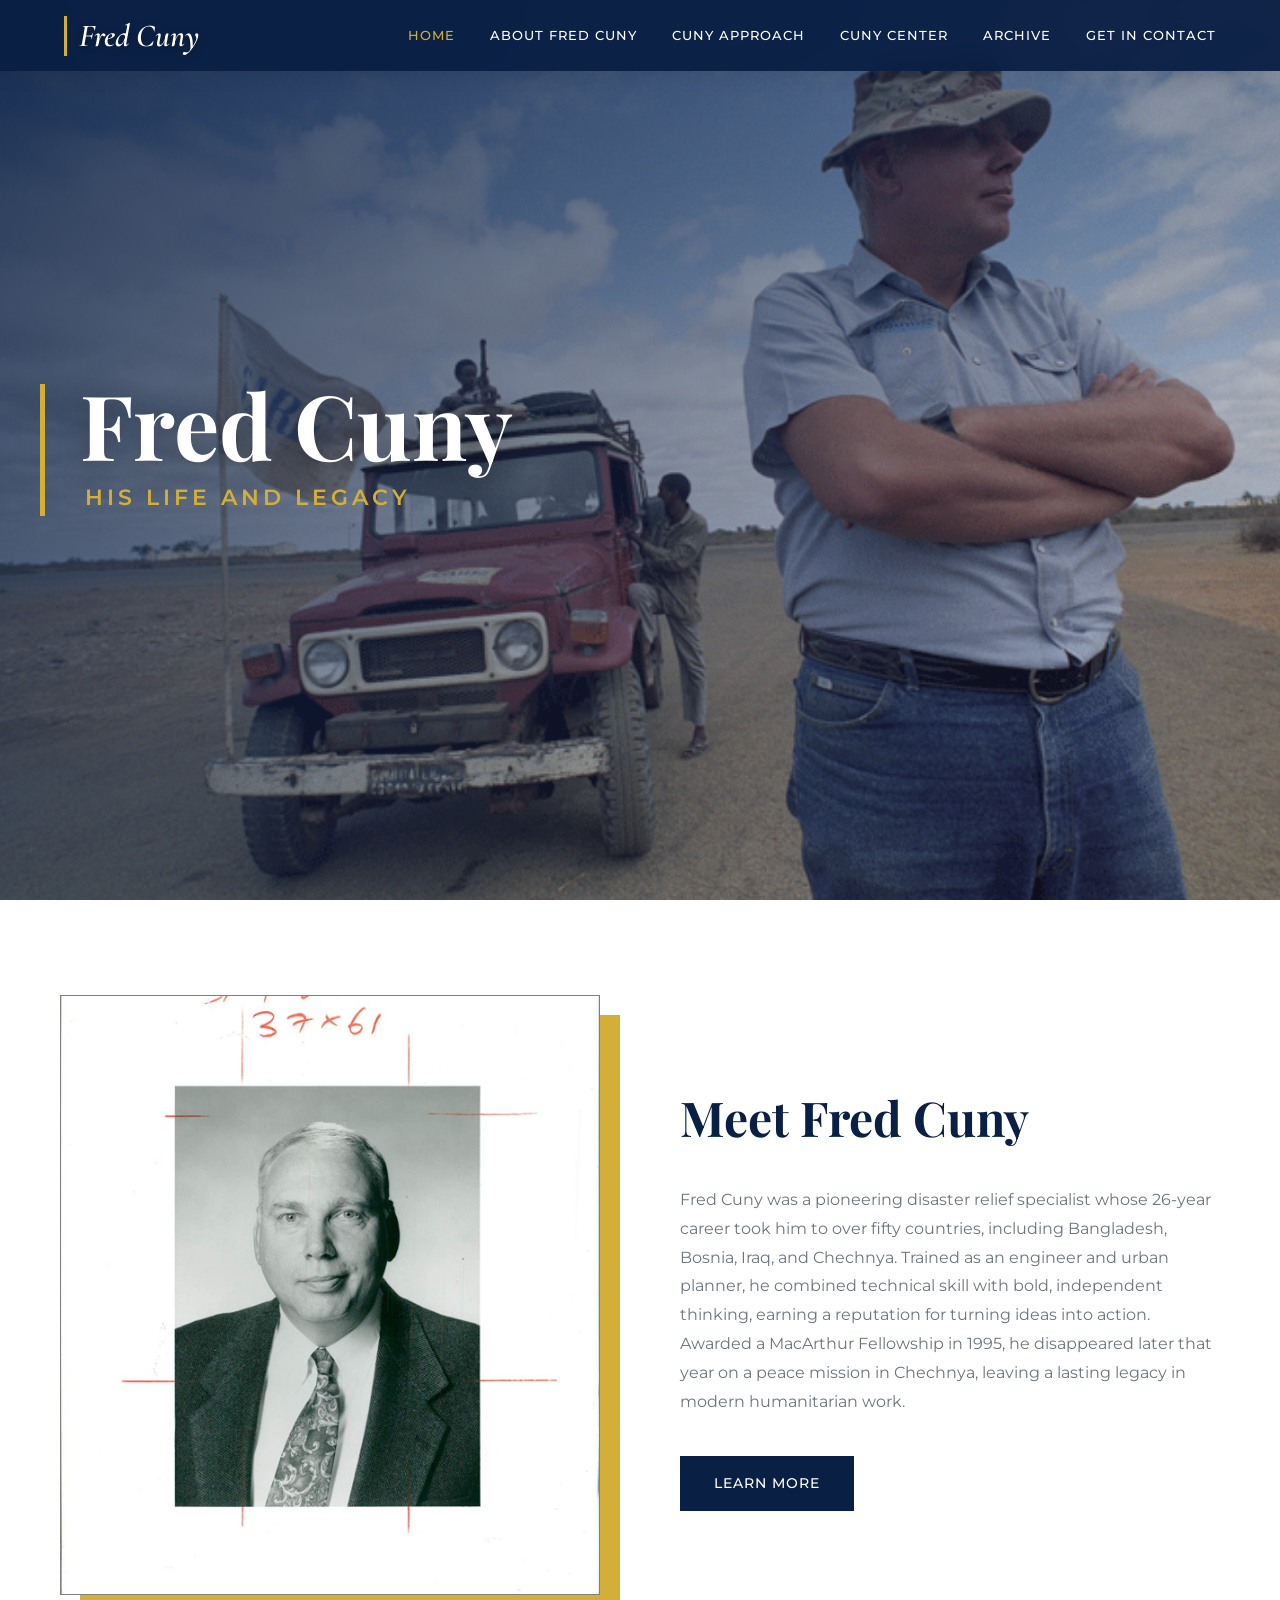
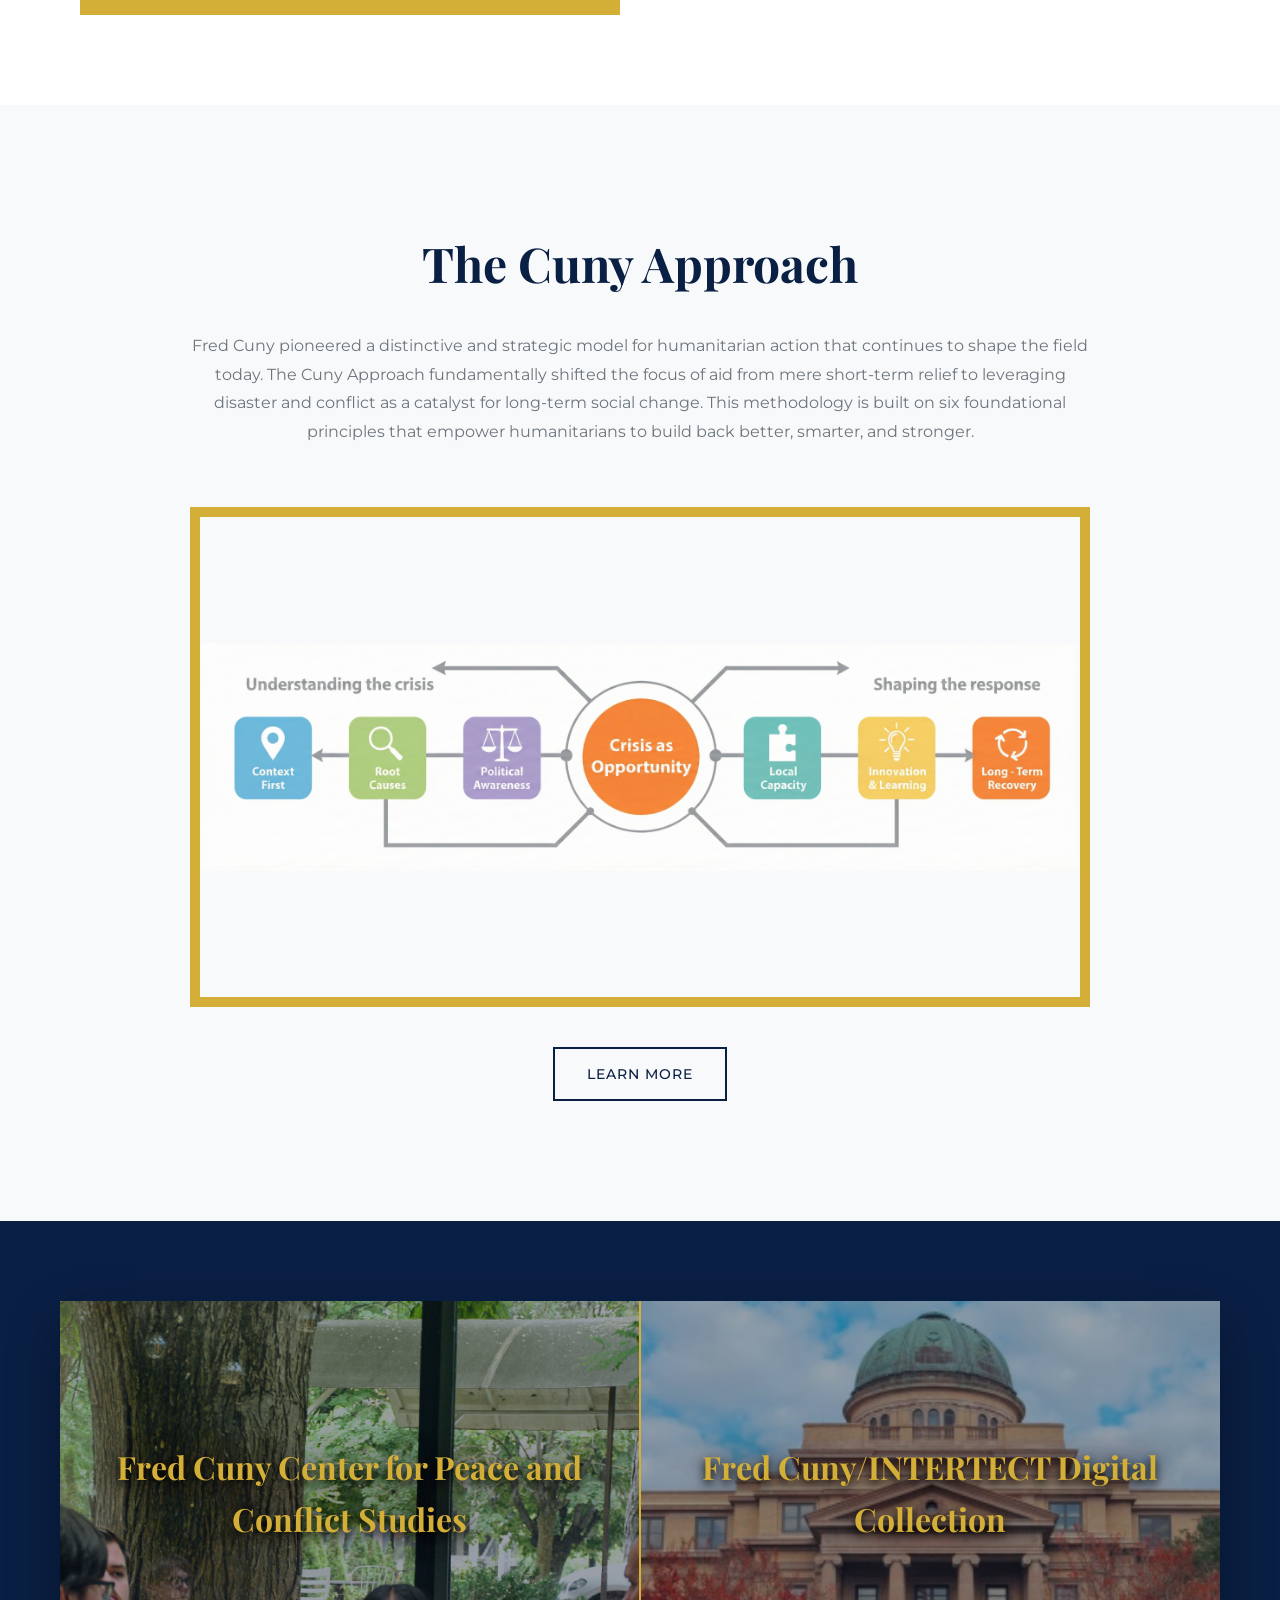
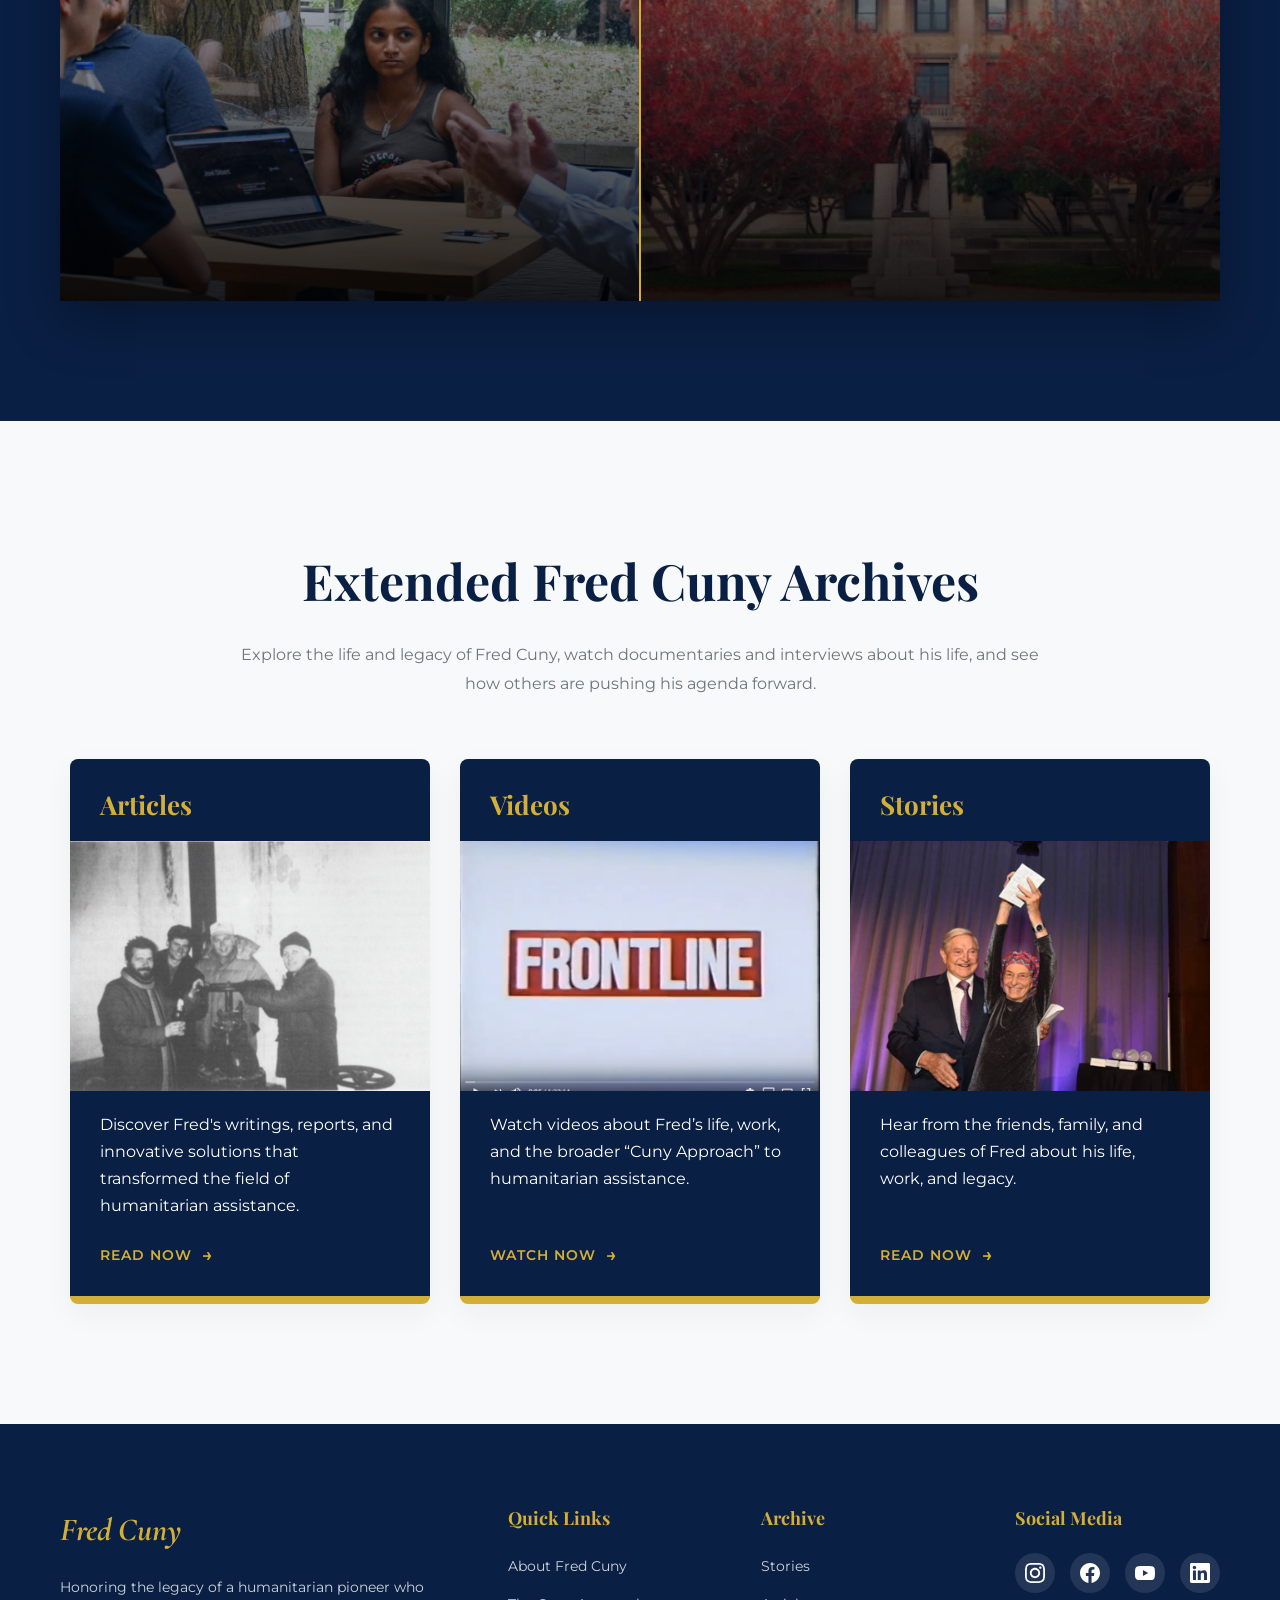
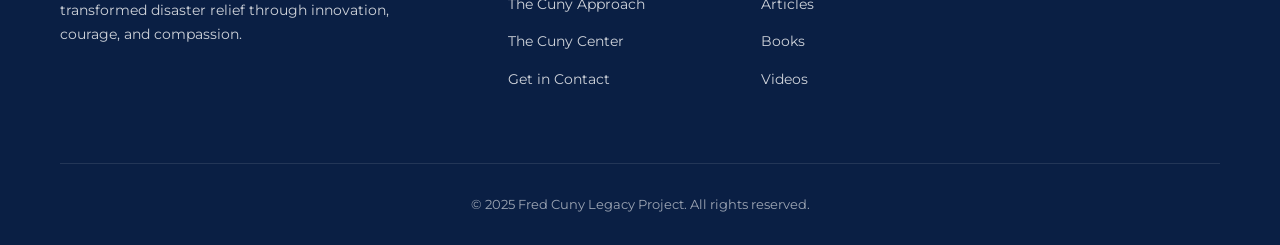
<file: index.html>
<!DOCTYPE html>
<html lang="en">
<head>
    <meta charset="UTF-8">
    <meta name="viewport" content="width=device-width, initial-scale=1.0">
    <title>Fred Cuny - Humanitarian Pioneer</title>
    <link rel="stylesheet" href="styles/styles.css">
    <link rel="canonical" href="https://fredcuny.info/">
    <link rel="preconnect" href="https://fonts.googleapis.com">
    <link rel="preconnect" href="https://fonts.gstatic.com" crossorigin>
    <link href="https://fonts.googleapis.com/css2?family=Cormorant+Garamond:ital,wght@1,400;1,600&family=Playfair+Display:wght@400;600;700&family=Montserrat:wght@300;400;500;600&display=swap" rel="stylesheet">
    <!-- Favicons -->
    <link rel="icon" href="images/fred_cuny_favicon_package/favicon.ico?v=2" sizes="any">
    <link rel="icon" type="image/png" sizes="32x32" href="images/fred_cuny_favicon_package/favicon-32x32.png?v=2">
    <link rel="icon" type="image/png" sizes="16x16" href="images/fred_cuny_favicon_package/favicon-16x16.png?v=2">
    <link rel="apple-touch-icon" sizes="180x180" href="images/fred_cuny_favicon_package/apple-touch-icon.png?v=2">
    <link rel="manifest" href="images/fred_cuny_favicon_package/site.webmanifest?v=2">
</head>
<body>
    <!-- Header -->
    <header class="header">
        <div class="logo">
            <h1>Fred Cuny</h1>
        </div>

        <!-- Hamburger Menu -->
        <input type="checkbox" id="menu-toggle" class="menu-toggle">
        <label for="menu-toggle" class="hamburger">
            <span></span>
            <span></span>
            <span></span>
        </label>

        <nav class="main-nav">
            <a style="color: var(--gold)" href="/">Home</a>
            <a href="about.html">About Fred Cuny</a>
            <a href="approach.html">Cuny Approach</a>
            <a href="center.html">Cuny Center</a>
            <div class="dropdown">
                <a class="dropdown-toggle">Archive</a>
                <div class="dropdown-menu">
                    <a href="stories.html">Stories</a>
                    <a href="articles.html">Articles</a>
                    <a href="books.html">Books</a>
                    <a href="videos.html">Videos</a>
                </div>
            </div>
            <a href="contact.html">Get in Contact</a>
        </nav>
    </header>

    <!-- Hero Section -->
    <section class="hero" id="home">
        <div class="hero-overlay"></div>
        <div class="hero-content">
            <div class="hero-text">
                <h1>Fred Cuny</h1>
                <p>His Life and Legacy</p>
            </div>
        </div>
    </section>

    <!-- About Section -->
    <section class="about" id="about">
        <div class="container">
            <div class="about-content">
                <div class="about-image">
                    <img src="images/cuny1.jpg" alt="Fred Cuny">
                </div>
                <div class="about-text">
                    <h2>Meet Fred Cuny</h2>
                    <p>Fred Cuny was a pioneering disaster relief specialist whose 26-year career took him to over fifty
                        countries, including Bangladesh, Bosnia, Iraq, and Chechnya. Trained as an engineer and urban
                        planner, he combined technical skill with bold, independent thinking, earning a reputation for
                        turning ideas into action. Awarded a MacArthur Fellowship in 1995, he disappeared later that
                        year on a peace mission in Chechnya, leaving a lasting legacy in modern humanitarian work.</p>
                    <a href="about.html" class="btn btn-primary">Learn More</a>
                </div>
            </div>
        </div>
    </section>

    <!-- The Cuny Approach Section -->
    <section class="approach" id="approach">
        <div class="container">
            <div class="approach-content">
                <h2>The Cuny Approach</h2>
                <p>Fred Cuny pioneered a distinctive and strategic model for humanitarian action that continues to shape
                    the field today. The Cuny Approach fundamentally shifted the focus of aid from mere short-term
                    relief to leveraging disaster and conflict as a catalyst for long-term social change. This
                    methodology is built on six foundational principles that empower humanitarians to build back better,
                    smarter, and stronger.</p>
                <div class="approach-image">
                    <img src="images/Workfrol.png" alt="Urban Planning">
                </div>
                <a href="approach.html" class="btn btn-secondary">Learn More</a>
            </div>
        </div>
    </section>

    <!-- Cuny Center Section -->
    <section class="cuny-center" id="center">
        <div class="container">
            <div class="center-split">
                <div class="split-side left-side">
                    <img src="images/cuny center kosovo.jpg" alt="The Cuny Center">
                    <div class="split-overlay">
                        <div class="split-content">
                            <h3>Fred Cuny Center for Peace and Conflict Studies</h3>
                            <p>The Center at RIT Kosovo serves as an academic and research platform that leverages the
                                Western Balkans as a "living laboratory" to educate future humanitarian leaders on the
                                causes, management, and strategic transformation of conflict into opportunities for
                                peace and to actively support ongoing peace processes.</p>
                            <a href="center.html" class="btn btn-gold">Explore Center</a>
                        </div>
                    </div>
                </div>
                <!-- <div class="split-divider"></div> -->
                <div class="split-side right-side">
                    <img src="images/Academic-Plaza-in-Fall.jpg" alt="Humanitarian Training">
                    <div class="split-overlay">
                        <div class="split-content">
                            <h3>Fred Cuny/INTERTECT Digital Collection</h3>
                            <p>This collection at Texas A&M houses the extensive working library, office files, and
                                media of Fred Cuny, documenting his 26-year career in more than fifty crisis-affected
                                countries. Portions of the collection are digitally accessible for researchers,
                                practitioners, and students to study innovative and strategic approaches to humanitarian
                                assistance and post-disaster recovery.</p>
                            <a href="center.html" class="btn btn-gold">Explore Center</a>
                        </div>
                    </div>
                </div>
            </div>
        </div>
    </section>

    <!-- Learn More Section -->
    <section class="learn-more" id="legacy">
        <div class="container">
            <div class="learn-more-header">
                <h2>Extended Fred Cuny Archives</h2>
                <p>Explore the life and legacy of Fred Cuny, watch documentaries and interviews about his life, and see
                    how others are pushing his agenda forward.</p>
            </div>
            <div class="cards-grid">
                <a href="articles.html" class="card-link">
                    <div class="card">
                        <h3>Articles</h3>
                        <div class="card-image">
                            <img src="images/articles1.png" alt="Articles">
                        </div>
                        <p>Discover Fred's writings, reports, and innovative solutions that transformed the field of
                            humanitarian assistance.</p>
                        <button href="#" class="btn btn-outline">Read Now</button>
                    </div>
                </a>

                <a href="videos.html" class="card-link">
                    <div class="card">
                        <h3>Videos</h3>
                        <div class="card-image">
                            <img src="images/videos1.png" alt="Videos">
                        </div>
                        <p>Watch videos about Fred’s life, work, and the broader “Cuny Approach” to humanitarian
                            assistance.</p>
                        <button href="#" class="btn btn-outline">Watch Now</button>
                    </div>
                </a>

                <a href="stories.html" class="card-link">
                    <div class="card">
                        <h3>Stories</h3>
                        <div class="card-image">
                            <img src="images/awards.png" alt="Stories">
                        </div>
                        <p>Hear from the friends, family, and colleagues of Fred about his life, work, and legacy.</p>
                        <button href="#" class="btn btn-outline">Read Now</button>
                    </div>
                </a>
            </div>
        </div>
    </section>

    <!-- Footer -->
    <footer class="footer" id="contact">
        <div class="container">
            <div class="footer-content">
                <div class="footer-column">
                    <h3>Fred Cuny</h3>
                    <p>Honoring the legacy of a humanitarian pioneer who transformed disaster relief through innovation,
                        courage, and compassion.</p>
                </div>
                <div class="footer-column">
                    <h4>Quick Links</h4>
                    <ul>
                        <li><a href="about.html">About Fred Cuny</a></li>
                        <li><a href="approach.html">The Cuny Approach</a></li>
                        <li><a href="center.html">The Cuny Center</a></li>
                        <li><a href="contact.html">Get in Contact</a></li>
                    </ul>
                </div>
                <div class="footer-column">
                    <h4>Archive</h4>
                    <ul>
                        <li><a href="stories.html">Stories</a></li>
                        <li><a href="articles.html">Articles</a></li>
                        <li><a href="books.html">Books</a></li>
                        <li><a href="videos.html">Videos</a></li>
                    </ul>
                </div>
                <div class="footer-column">
                    <h4>Social Media</h4>
                    <div class="social-icons">
                        <a target="_blank" href="https://www.instagram.com/fredcuny_center?igsh=eTJtMXFuN2xuN3l0"
                            class="social-icon" aria-label="Instagram">
                            <svg viewBox="0 0 24 24" fill="currentColor">
                                <path
                                    d="M12 2.163c3.204 0 3.584.012 4.85.07 3.252.148 4.771 1.691 4.919 4.919.058 1.265.069 1.645.069 4.849 0 3.205-.012 3.584-.069 4.849-.149 3.225-1.664 4.771-4.919 4.919-1.266.058-1.644.07-4.85.07-3.204 0-3.584-.012-4.849-.07-3.26-.149-4.771-1.699-4.919-4.92-.058-1.265-.07-1.644-.07-4.849 0-3.204.013-3.583.07-4.849.149-3.227 1.664-4.771 4.919-4.919 1.266-.057 1.645-.069 4.849-.069zm0-2.163c-3.259 0-3.667.014-4.947.072-4.358.2-6.78 2.618-6.98 6.98-.059 1.281-.073 1.689-.073 4.948 0 3.259.014 3.668.072 4.948.2 4.358 2.618 6.78 6.98 6.98 1.281.058 1.689.072 4.948.072 3.259 0 3.668-.014 4.948-.072 4.354-.2 6.782-2.618 6.979-6.98.059-1.28.073-1.689.073-4.948 0-3.259-.014-3.667-.072-4.947-.196-4.354-2.617-6.78-6.979-6.98-1.281-.059-1.69-.073-4.949-.073zm0 5.838c-3.403 0-6.162 2.759-6.162 6.162s2.759 6.163 6.162 6.163 6.162-2.759 6.162-6.163c0-3.403-2.759-6.162-6.162-6.162zm0 10.162c-2.209 0-4-1.79-4-4 0-2.209 1.791-4 4-4s4 1.791 4 4c0 2.21-1.791 4-4 4zm6.406-11.845c-.796 0-1.441.645-1.441 1.44s.645 1.44 1.441 1.44c.795 0 1.439-.645 1.439-1.44s-.644-1.44-1.439-1.44z" />
                            </svg>
                        </a>
                        <a target="_blank" href="https://www.facebook.com/share/1aByZ3epeQ/?mibextid=wwXIfr"
                            class="social-icon" aria-label="Facebook">
                            <svg viewBox="0 0 24 24" fill="currentColor">
                                <path
                                    d="M24 12.073c0-6.627-5.373-12-12-12s-12 5.373-12 12c0 5.99 4.388 10.954 10.125 11.854v-8.385H7.078v-3.47h3.047V9.43c0-3.007 1.792-4.669 4.533-4.669 1.312 0 2.686.235 2.686.235v2.953H15.83c-1.491 0-1.956.925-1.956 1.874v2.25h3.328l-.532 3.47h-2.796v8.385C19.612 23.027 24 18.062 24 12.073z" />
                            </svg>
                        </a>
                        <a target="_blank" href="https://youtube.com/@ritkcenterpeaceandconflict?si=u8kM3UurFoBSCQ4j"
                            class="social-icon" aria-label="YouTube">
                            <svg viewBox="0 0 24 24" fill="currentColor">
                                <path
                                    d="M23.498 6.186a3.016 3.016 0 0 0-2.122-2.136C19.505 3.545 12 3.545 12 3.545s-7.505 0-9.377.505A3.017 3.017 0 0 0 .502 6.186C0 8.07 0 12 0 12s0 3.93.502 5.814a3.016 3.016 0 0 0 2.122 2.136c1.871.505 9.376.505 9.376.505s7.505 0 9.377-.505a3.015 3.015 0 0 0 2.122-2.136C24 15.93 24 12 24 12s0-3.93-.502-5.814zM9.545 15.568V8.432L15.818 12l-6.273 3.568z" />
                            </svg>
                        </a>
                        <a target="_blank" href="https://www.linkedin.com/company/fredcunycenter/" class="social-icon"
                            aria-label="LinkedIn">
                            <svg viewBox="0 0 24 24" fill="currentColor">
                                <path
                                    d="M20.447 20.452h-3.554v-5.569c0-1.328-.027-3.037-1.852-3.037-1.853 0-2.136 1.445-2.136 2.939v5.667H9.351V9h3.414v1.561h.046c.477-.9 1.637-1.85 3.37-1.85 3.601 0 4.267 2.37 4.267 5.455v6.286zM5.337 7.433c-1.144 0-2.063-.926-2.063-2.065 0-1.138.92-2.063 2.063-2.063 1.14 0 2.064.925 2.064 2.063 0 1.139-.925 2.065-2.064 2.065zm1.782 13.019H3.555V9h3.564v11.452zM22.225 0H1.771C.792 0 0 .774 0 1.729v20.542C0 23.227.792 24 1.771 24h20.451C23.2 24 24 23.227 24 22.271V1.729C24 .774 23.2 0 22.222 0h.003z" />
                            </svg>
                        </a>
                    </div>
                </div>
            </div>
            <div class="footer-bottom">
                <p>&copy; 2025 Fred Cuny Legacy Project. All rights reserved.</p>
            </div>
        </div>
    </footer>

    <button id="scrollTopBtn" aria-label="Scroll to top">
        <svg class="progress-ring" width="100%" height="100%" viewBox="0 0 50 50">
            <circle class="progress-ring__circle" stroke-width="3" fill="transparent" r="22" cx="25" cy="25" />
        </svg>

        <div class="arrow-content">
            <svg viewBox="0 0 24 24" aria-hidden="true">
                <path d="M6 15l6-6 6 6" fill="none" stroke="currentColor" stroke-width="2.5" stroke-linecap="round"
                    stroke-linejoin="round" />
            </svg>
        </div>
    </button>

    <script src="scripts/script.js"></script>
</body>

</html>
</file>
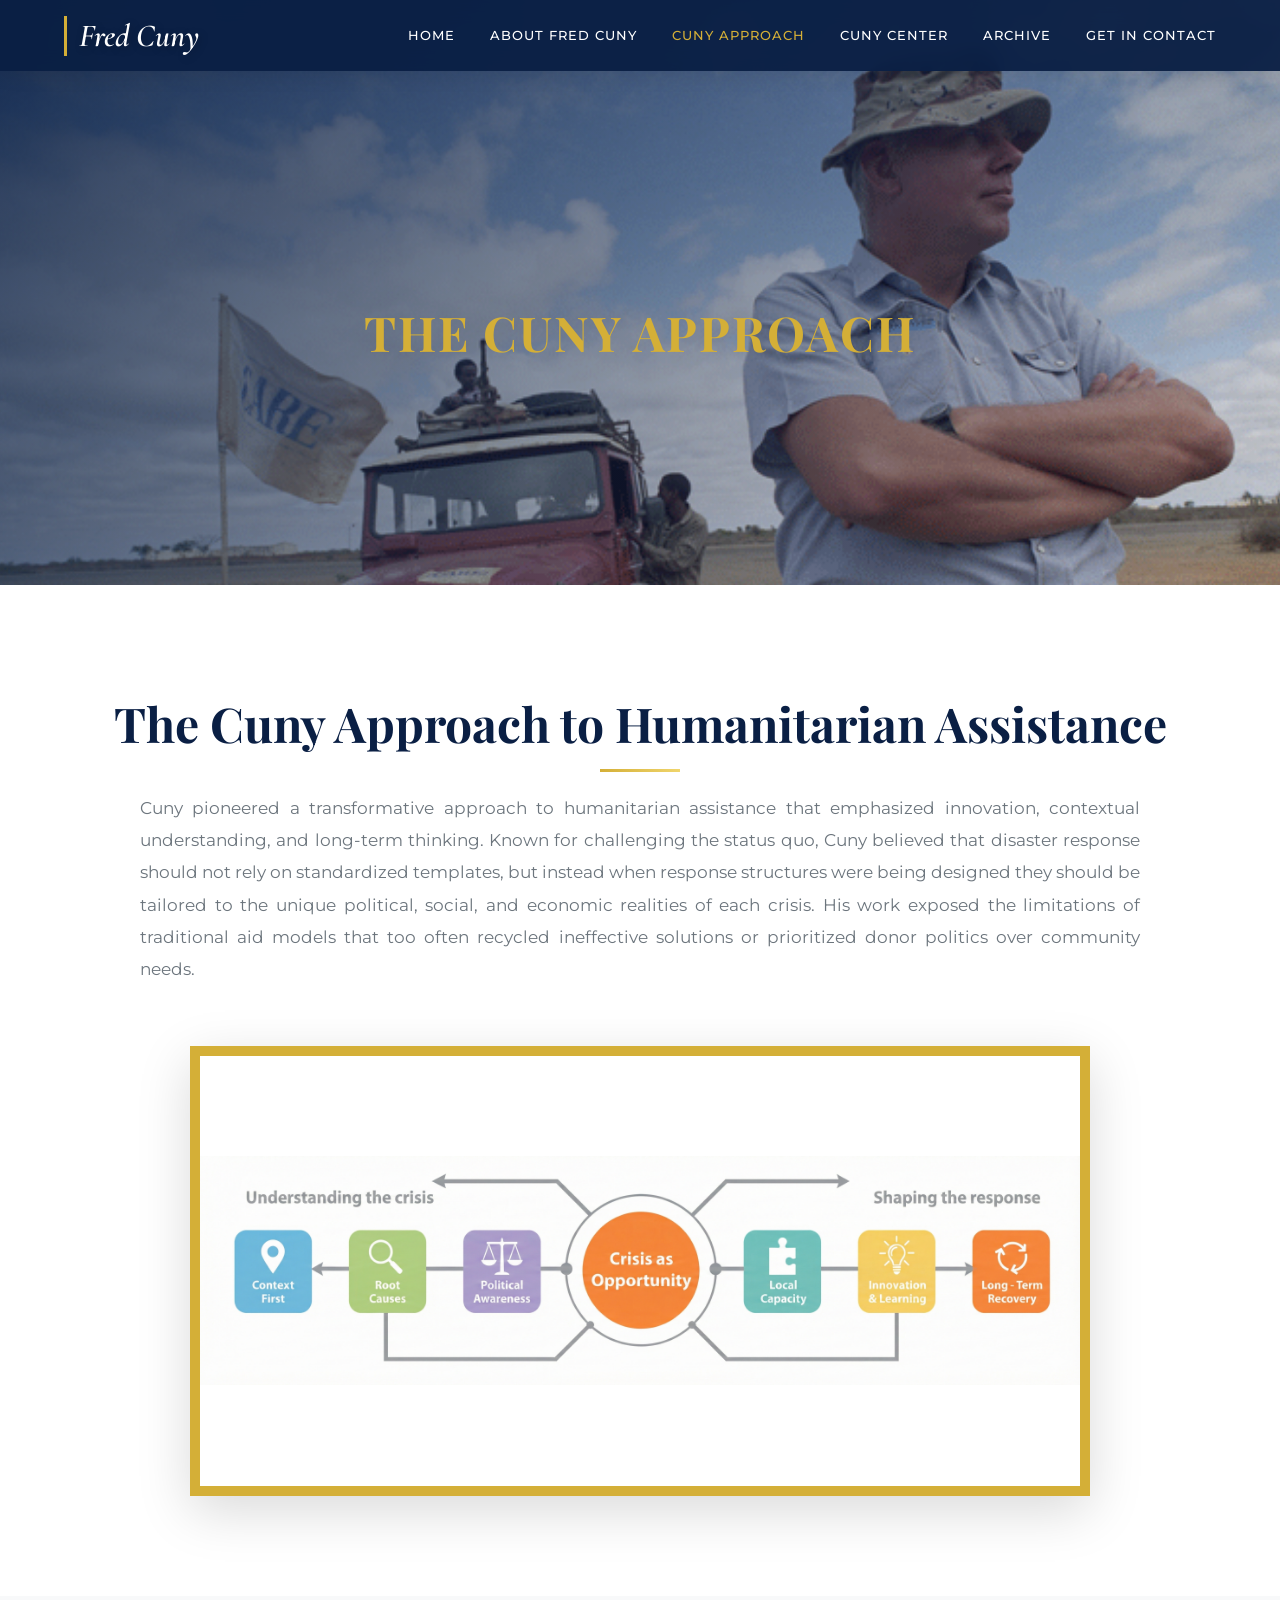
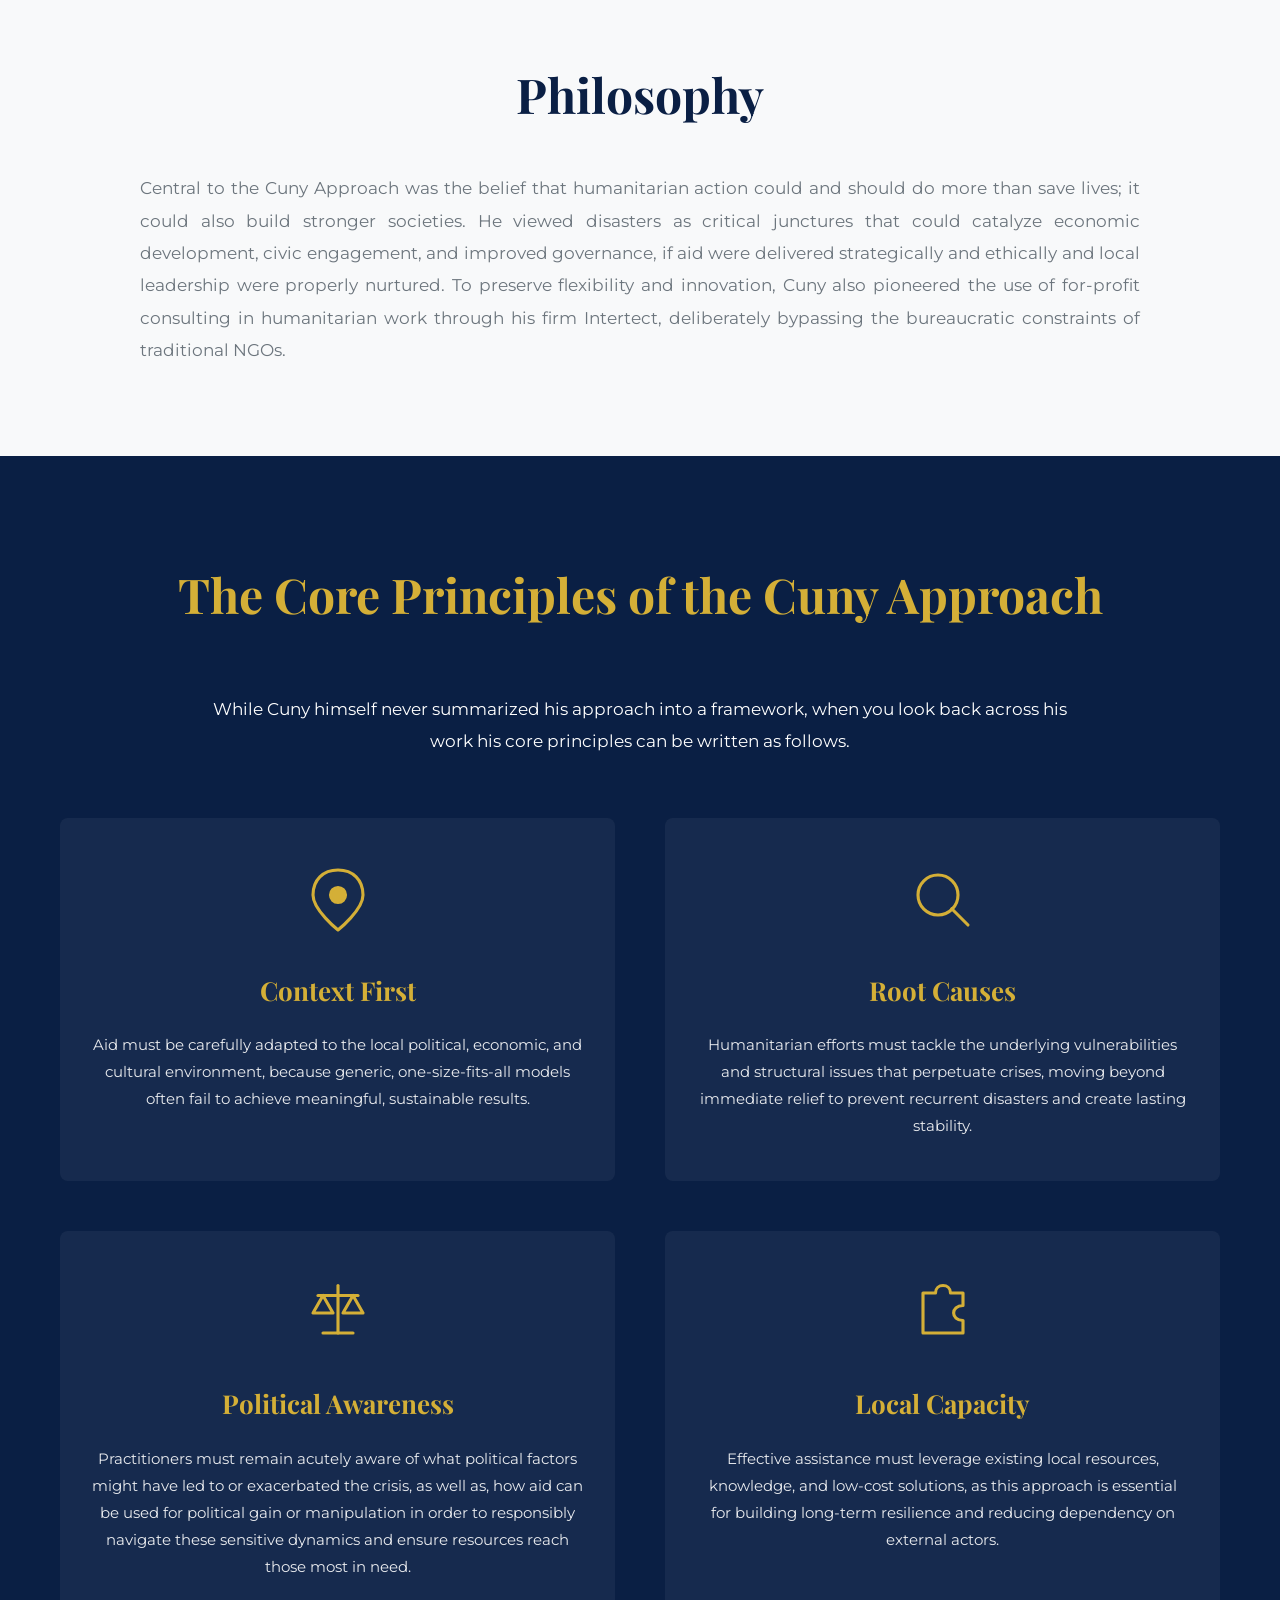
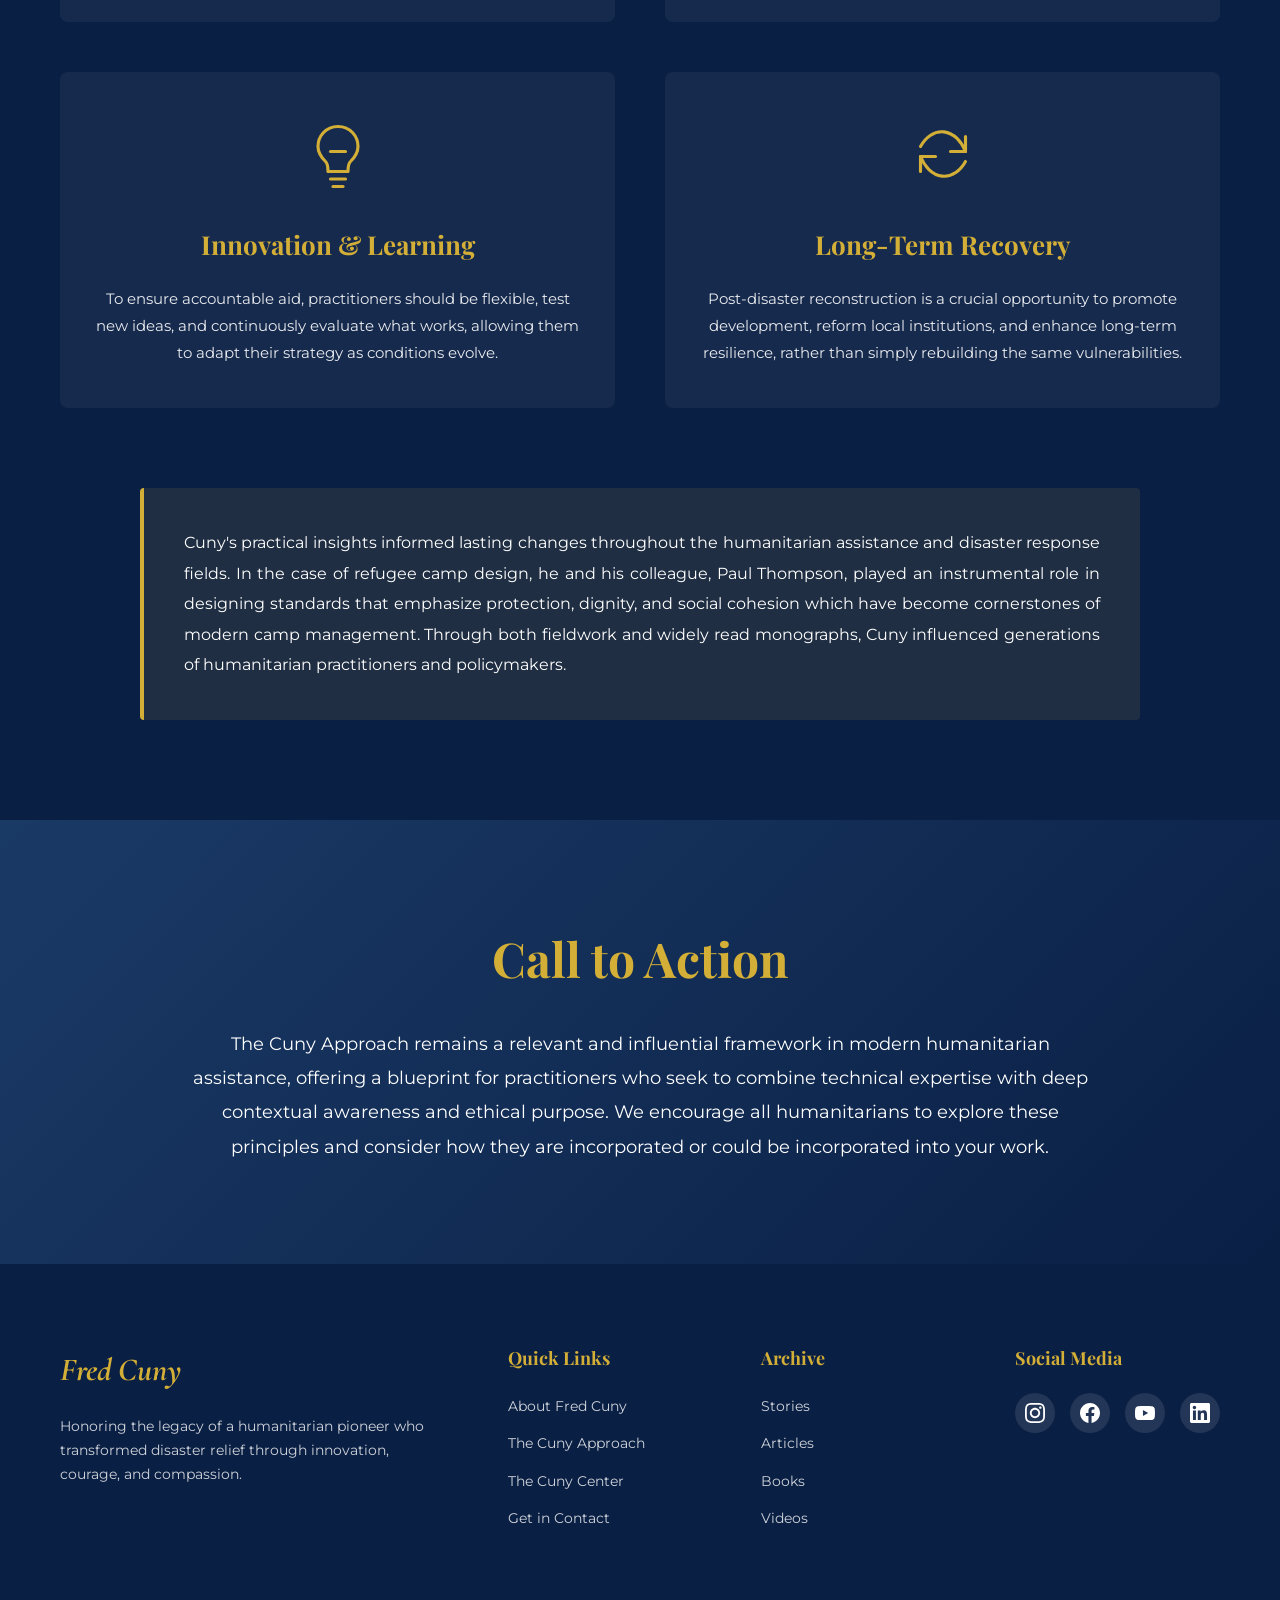
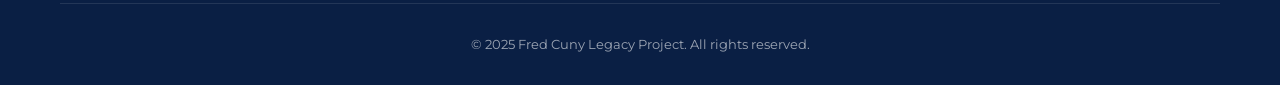
<file: approach.html>
<!DOCTYPE html>
<html lang="en">
<head>
    <meta charset="UTF-8">
    <meta name="viewport" content="width=device-width, initial-scale=1.0">
    <title>The Cuny Approach - Fred Cuny</title>
    <link rel="stylesheet" href="styles/approach.css">
    <link rel="preconnect" href="https://fonts.googleapis.com">
    <link rel="preconnect" href="https://fonts.gstatic.com" crossorigin>
    <link href="https://fonts.googleapis.com/css2?family=Cormorant+Garamond:ital,wght@1,400;1,600&family=Playfair+Display:wght@400;600;700&family=Montserrat:wght@300;400;500;600&display=swap" rel="stylesheet">
    <!-- Favicons -->
    <link rel="icon" href="images/fred_cuny_favicon_package/favicon.ico?v=2" sizes="any">
    <link rel="icon" type="image/png" sizes="32x32" href="images/fred_cuny_favicon_package/favicon-32x32.png?v=2">
    <link rel="icon" type="image/png" sizes="16x16" href="images/fred_cuny_favicon_package/favicon-16x16.png?v=2">
    <link rel="apple-touch-icon" sizes="180x180" href="images/fred_cuny_favicon_package/apple-touch-icon.png?v=2">
    <link rel="manifest" href="images/fred_cuny_favicon_package/site.webmanifest?v=2">
</head>
<body>
    <!-- Header -->
    <header class="header">
        <div class="logo">
            <h1>Fred Cuny</h1>
        </div>
        
        <!-- Hamburger Menu -->
        <input type="checkbox" id="menu-toggle" class="menu-toggle">
        <label for="menu-toggle" class="hamburger">
            <span></span>
            <span></span>
            <span></span>
        </label>
        
        <nav class="main-nav">
            <a href="/">Home</a>
            <a href="about.html">About Fred Cuny</a>
            <a style="color: var(--gold)" href="approach.html">Cuny Approach</a>
            <a href="center.html">Cuny Center</a>
            <div class="dropdown">
                <a class="dropdown-toggle">Archive</a>
                <div class="dropdown-menu">
                    <a href="stories.html">Stories</a>
                    <a href="articles.html">Articles</a>
                    <a href="books.html">Books</a>
                    <a href="videos.html">Videos</a>
                </div>
            </div>
            <a href="contact.html">Get in Contact</a>
        </nav>
    </header>

    <!-- Hero Section -->
    <section class="hero" id="home">
        <div class="hero-overlay"></div>
        <div class="hero-content">
            <div class="hero-text">
                <h1>The Cuny Approach</h1>
            </div>
        </div>
    </section>

    <!-- Introduction Section -->
    <section class="introduction">
        <div class="container">
            <h2>The Cuny Approach to Humanitarian Assistance</h2>
            <p>Cuny pioneered a transformative approach to humanitarian assistance that emphasized innovation, contextual understanding, and long-term thinking. Known for challenging the status quo, Cuny believed that disaster response should not rely on standardized templates, but instead when response structures were being designed they should be tailored to the unique political, social, and economic realities of each crisis. His work exposed the limitations of traditional aid models that too often recycled ineffective solutions or prioritized donor politics over community needs.</p>
            
            <div class="intro-image">
                <img src="images/Workfrol.png" alt="Humanitarian work">
            </div>
        </div>
    </section>

    <!-- Philosophy Section -->
    <section class="philosophy">
        <div class="container">
            <h2>Philosophy</h2>
            <p>
                Central to the Cuny Approach was the belief that humanitarian action could and should do more than save lives; it could also build stronger societies. He viewed disasters as critical junctures that could catalyze economic development, civic engagement, and improved governance, if aid were delivered strategically and ethically and local leadership were properly nurtured. To preserve flexibility and innovation, Cuny also pioneered the use of for-profit consulting in humanitarian work through his firm Intertect, deliberately bypassing the bureaucratic constraints of traditional NGOs.
            </p>
            <!-- <p>While Cuny himself never summarized his approach into a framework, when you look back across his work his core principles can be written as follows.</p> -->
        </div>
    </section>

    <!-- Core Principles Section -->
    <section class="core-principles">
        <div class="container">
            <h2>The Core Principles of the Cuny Approach</h2>

            <p>While Cuny himself never summarized his approach into a framework, when you look back across his work his core principles can be written as follows.</p>
            
            <div class="principles-grid">
                <!-- Principle 1 -->
                <div class="principle-card">
                    <div class="principle-icon">
                        <svg viewBox="0 0 64 64" fill="none" stroke="currentColor" stroke-width="2.5" stroke-linecap="round" stroke-linejoin="round">
                            <path d="M32 8 C20 8 12 16 12 28 C12 40 32 56 32 56 C32 56 52 40 52 28 C52 16 44 8 32 8 Z"/>
                            <circle cx="32" cy="28" r="6" fill="currentColor"/>
                        </svg>
                    </div>
                    <h3>Context First</h3>
                    <p>Aid must be carefully adapted to the local political, economic, and cultural environment, because generic, one-size-fits-all models often fail to achieve meaningful, sustainable results.</p>
                </div>

                <!-- Principle 2 -->
                <div class="principle-card">
                    <div class="principle-icon">
                        <svg viewBox="0 0 64 64" fill="none" stroke="currentColor" stroke-width="2.5" stroke-linecap="round" stroke-linejoin="round">
                            <circle cx="28" cy="28" r="16"/>
                            <path d="M39 39 L52 52"/>
                        </svg>
                    </div>
                    <h3>Root Causes</h3>
                    <p>Humanitarian efforts must tackle the underlying vulnerabilities and structural issues that perpetuate crises, moving beyond immediate relief to prevent recurrent disasters and create lasting stability.</p>
                </div>

                <!-- Principle 3 -->
                <div class="principle-card">
                    <div class="principle-icon">
                       <svg viewBox="0 0 64 64" fill="none" stroke="currentColor" stroke-width="2.5" stroke-linecap="round" stroke-linejoin="round"> <path d="M32 10 L32 48"/> <path d="M16 18 H48"/> <path d="M20 18 L12 32 H28 Z"/> <path d="M44 18 L36 32 H52 Z"/> <path d="M20 48 H44"/> </svg>
                    </div>
                    <h3>Political Awareness</h3>
                    <p>Practitioners must remain acutely aware of what political factors might have led to or exacerbated the crisis, as well as, how aid can be used for political gain or manipulation in order to responsibly navigate these sensitive dynamics and ensure resources reach those most in need.</p>
                </div>

                <!-- Principle 4 -->
                <div class="principle-card">
                    <div class="principle-icon">
                        <!-- <svg viewBox="0 0 64 64" fill="none" stroke="currentColor"
                            stroke-width="2.5" stroke-linecap="round" stroke-linejoin="round">
                            <circle cx="20" cy="24" r="4"/>
                            <circle cx="32" cy="20" r="4"/>
                            <circle cx="44" cy="24" r="4"/>

                            <path d="M14 38 C14 34 18 32 20 32 C22 32 26 34 26 38"/>
                            <path d="M26 38 C26 34 30 32 32 32 C34 32 38 34 38 38"/>
                            <path d="M38 38 C38 34 42 32 44 32 C46 32 50 34 50 38"/>

                            <rect x="12" y="42" width="40" height="4" rx="1"/>
                        </svg> -->
                        <svg viewBox="0 0 64 64" fill="none" stroke="currentColor" stroke-width="2.5" stroke-linecap="round" stroke-linejoin="round">
                            <path d="M48 48 H16 V16 H26 C26 8, 38 8, 38 16 H48 V26 C38 26, 38 38, 48 38 V48 Z" />
                        </svg>
                    </div>
                    <h3>Local Capacity</h3>
                    <p>Effective assistance must leverage existing local resources, knowledge, and low-cost solutions, as this approach is essential for building long-term resilience and reducing dependency on external actors.</p>
                </div>

                <!-- Principle 5 -->
                <div class="principle-card">
                    <div class="principle-icon">
                        <svg viewBox="0 0 64 64" fill="none" stroke="currentColor"
                            stroke-width="2.5" stroke-linecap="round" stroke-linejoin="round">
                            <!-- Bulb -->
                            <path d="M32 10
                                    C22 10 16 18 16 26
                                    C16 32 20 36 22 38
                                    C24 40 24 44 24 46
                                    H40
                                    C40 44 40 40 42 38
                                    C44 36 48 32 48 26
                                    C48 18 42 10 32 10 Z"/>
                            
                            <!-- Filament -->
                            <path d="M26 30 H38"/>
                            
                            <!-- Base -->
                            <path d="M26 52 H38"/>
                            <path d="M28 58 H36"/>
                        </svg>
                    </div>
                    <h3>Innovation & Learning</h3>
                    <p>To ensure accountable aid, practitioners should be flexible, test new ideas, and continuously evaluate what works, allowing them to adapt their strategy as conditions evolve.</p>
                </div>

                <!-- Principle 6 -->
                <div class="principle-card">
                    <div class="principle-icon">
                        <svg viewBox="0 0 64 64" fill="none" stroke="currentColor"
                                stroke-width="2.5" stroke-linecap="round" stroke-linejoin="round">
                            <!-- Top arrow -->
                            <path d="M50 18 V30 H38"/>
                            <path d="M50 30
                                    A22 32 0 0 0 14 26"/>
                            <!-- Bottom arrow -->
                            <path d="M14 46 V34 H26"/>
                            <path d="M14 34
                                    A22 32 0 0 0 50 38"/>
                        </svg>
                    </div>
                    <h3>Long-Term Recovery</h3>
                    <p>Post-disaster reconstruction is a crucial opportunity to promote development, reform local institutions, and enhance long-term resilience, rather than simply rebuilding the same vulnerabilities.</p>
                </div>
            </div>

            <div class="principles-conclusion">
                <p>Cuny's practical insights informed lasting changes throughout the humanitarian assistance and disaster response fields. In the case of refugee camp design, he and his colleague, Paul Thompson, played an instrumental role in designing standards that emphasize protection, dignity, and social cohesion which have become cornerstones of modern camp management. Through both fieldwork and widely read monographs, Cuny influenced generations of humanitarian practitioners and policymakers.</p>
            </div>
        </div>
    </section>

    <!-- Call to Action Section -->
    <section class="call-to-action">
        <div class="container">
            <h2>Call to Action</h2>
            <p>The Cuny Approach remains a relevant and influential framework in modern humanitarian assistance, offering a blueprint for practitioners who seek to combine technical expertise with deep contextual awareness and ethical purpose. We encourage all humanitarians to explore these principles and consider how they are incorporated or could be incorporated into your work.</p>
        </div>
    </section>

    <!-- Footer -->
    <footer class="footer" id="contact">
        <div class="container">
            <div class="footer-content">
                <div class="footer-column">
                    <h3>Fred Cuny</h3>
                    <p>Honoring the legacy of a humanitarian pioneer who transformed disaster relief through innovation, courage, and compassion.</p>
                </div>
                <div class="footer-column">
                    <h4>Quick Links</h4>
                    <ul>
                        <li><a href="about.html">About Fred Cuny</a></li>
                        <li><a href="approach.html">The Cuny Approach</a></li>
                        <li><a href="center.html">The Cuny Center</a></li>
                        <li><a href="contact.html">Get in Contact</a></li>
                    </ul>
                </div>
                <div class="footer-column">
                    <h4>Archive</h4>
                    <ul>
                        <li><a href="stories.html">Stories</a></li>
                        <li><a href="articles.html">Articles</a></li>
                        <li><a href="books.html">Books</a></li>
                        <li><a href="videos.html">Videos</a></li>
                    </ul>
                </div>
                <div class="footer-column">
                    <h4>Social Media</h4>
                    <div class="social-icons">
                        <a target="_blank" href="https://www.instagram.com/fredcuny_center?igsh=eTJtMXFuN2xuN3l0" class="social-icon" aria-label="Instagram">
                            <svg viewBox="0 0 24 24" fill="currentColor">
                                <path d="M12 2.163c3.204 0 3.584.012 4.85.07 3.252.148 4.771 1.691 4.919 4.919.058 1.265.069 1.645.069 4.849 0 3.205-.012 3.584-.069 4.849-.149 3.225-1.664 4.771-4.919 4.919-1.266.058-1.644.07-4.85.07-3.204 0-3.584-.012-4.849-.07-3.26-.149-4.771-1.699-4.919-4.92-.058-1.265-.07-1.644-.07-4.849 0-3.204.013-3.583.07-4.849.149-3.227 1.664-4.771 4.919-4.919 1.266-.057 1.645-.069 4.849-.069zm0-2.163c-3.259 0-3.667.014-4.947.072-4.358.2-6.78 2.618-6.98 6.98-.059 1.281-.073 1.689-.073 4.948 0 3.259.014 3.668.072 4.948.2 4.358 2.618 6.78 6.98 6.98 1.281.058 1.689.072 4.948.072 3.259 0 3.668-.014 4.948-.072 4.354-.2 6.782-2.618 6.979-6.98.059-1.28.073-1.689.073-4.948 0-3.259-.014-3.667-.072-4.947-.196-4.354-2.617-6.78-6.979-6.98-1.281-.059-1.69-.073-4.949-.073zm0 5.838c-3.403 0-6.162 2.759-6.162 6.162s2.759 6.163 6.162 6.163 6.162-2.759 6.162-6.163c0-3.403-2.759-6.162-6.162-6.162zm0 10.162c-2.209 0-4-1.79-4-4 0-2.209 1.791-4 4-4s4 1.791 4 4c0 2.21-1.791 4-4 4zm6.406-11.845c-.796 0-1.441.645-1.441 1.44s.645 1.44 1.441 1.44c.795 0 1.439-.645 1.439-1.44s-.644-1.44-1.439-1.44z"/>
                            </svg>
                        </a>
                        <a target="_blank" href="https://www.facebook.com/share/1aByZ3epeQ/?mibextid=wwXIfr" class="social-icon" aria-label="Facebook">
                            <svg viewBox="0 0 24 24" fill="currentColor">
                                <path d="M24 12.073c0-6.627-5.373-12-12-12s-12 5.373-12 12c0 5.99 4.388 10.954 10.125 11.854v-8.385H7.078v-3.47h3.047V9.43c0-3.007 1.792-4.669 4.533-4.669 1.312 0 2.686.235 2.686.235v2.953H15.83c-1.491 0-1.956.925-1.956 1.874v2.25h3.328l-.532 3.47h-2.796v8.385C19.612 23.027 24 18.062 24 12.073z"/>
                            </svg>
                        </a>
                        <a target="_blank" href="https://youtube.com/@ritkcenterpeaceandconflict?si=u8kM3UurFoBSCQ4j" class="social-icon" aria-label="YouTube">
                            <svg viewBox="0 0 24 24" fill="currentColor">
                                <path d="M23.498 6.186a3.016 3.016 0 0 0-2.122-2.136C19.505 3.545 12 3.545 12 3.545s-7.505 0-9.377.505A3.017 3.017 0 0 0 .502 6.186C0 8.07 0 12 0 12s0 3.93.502 5.814a3.016 3.016 0 0 0 2.122 2.136c1.871.505 9.376.505 9.376.505s7.505 0 9.377-.505a3.015 3.015 0 0 0 2.122-2.136C24 15.93 24 12 24 12s0-3.93-.502-5.814zM9.545 15.568V8.432L15.818 12l-6.273 3.568z"/>
                            </svg>
                        </a>
                        <a target="_blank" href="https://www.linkedin.com/company/fredcunycenter/" class="social-icon" aria-label="LinkedIn">
                            <svg viewBox="0 0 24 24" fill="currentColor">
                                <path d="M20.447 20.452h-3.554v-5.569c0-1.328-.027-3.037-1.852-3.037-1.853 0-2.136 1.445-2.136 2.939v5.667H9.351V9h3.414v1.561h.046c.477-.9 1.637-1.85 3.37-1.85 3.601 0 4.267 2.37 4.267 5.455v6.286zM5.337 7.433c-1.144 0-2.063-.926-2.063-2.065 0-1.138.92-2.063 2.063-2.063 1.14 0 2.064.925 2.064 2.063 0 1.139-.925 2.065-2.064 2.065zm1.782 13.019H3.555V9h3.564v11.452zM22.225 0H1.771C.792 0 0 .774 0 1.729v20.542C0 23.227.792 24 1.771 24h20.451C23.2 24 24 23.227 24 22.271V1.729C24 .774 23.2 0 22.222 0h.003z"/>
                            </svg>
                        </a>
                    </div>
                </div>
            </div>
            <div class="footer-bottom">
                <p>&copy; 2025 Fred Cuny Legacy Project. All rights reserved.</p>
            </div>
        </div>
    </footer>

    <button id="scrollTopBtn" aria-label="Scroll to top">
        <svg class="progress-ring" width="100%" height="100%" viewBox="0 0 50 50">
            <circle 
                class="progress-ring__circle" 
                stroke-width="3" 
                fill="transparent" 
                r="22" 
                cx="25" 
                cy="25" />
        </svg>
        
        <div class="arrow-content">
            <svg viewBox="0 0 24 24" aria-hidden="true">
                <path d="M6 15l6-6 6 6" fill="none" stroke="currentColor" stroke-width="2.5" stroke-linecap="round" stroke-linejoin="round"/>
            </svg>
        </div>
    </button>

    <script src="scripts/script.js"></script>
</body>
</html>
</file>
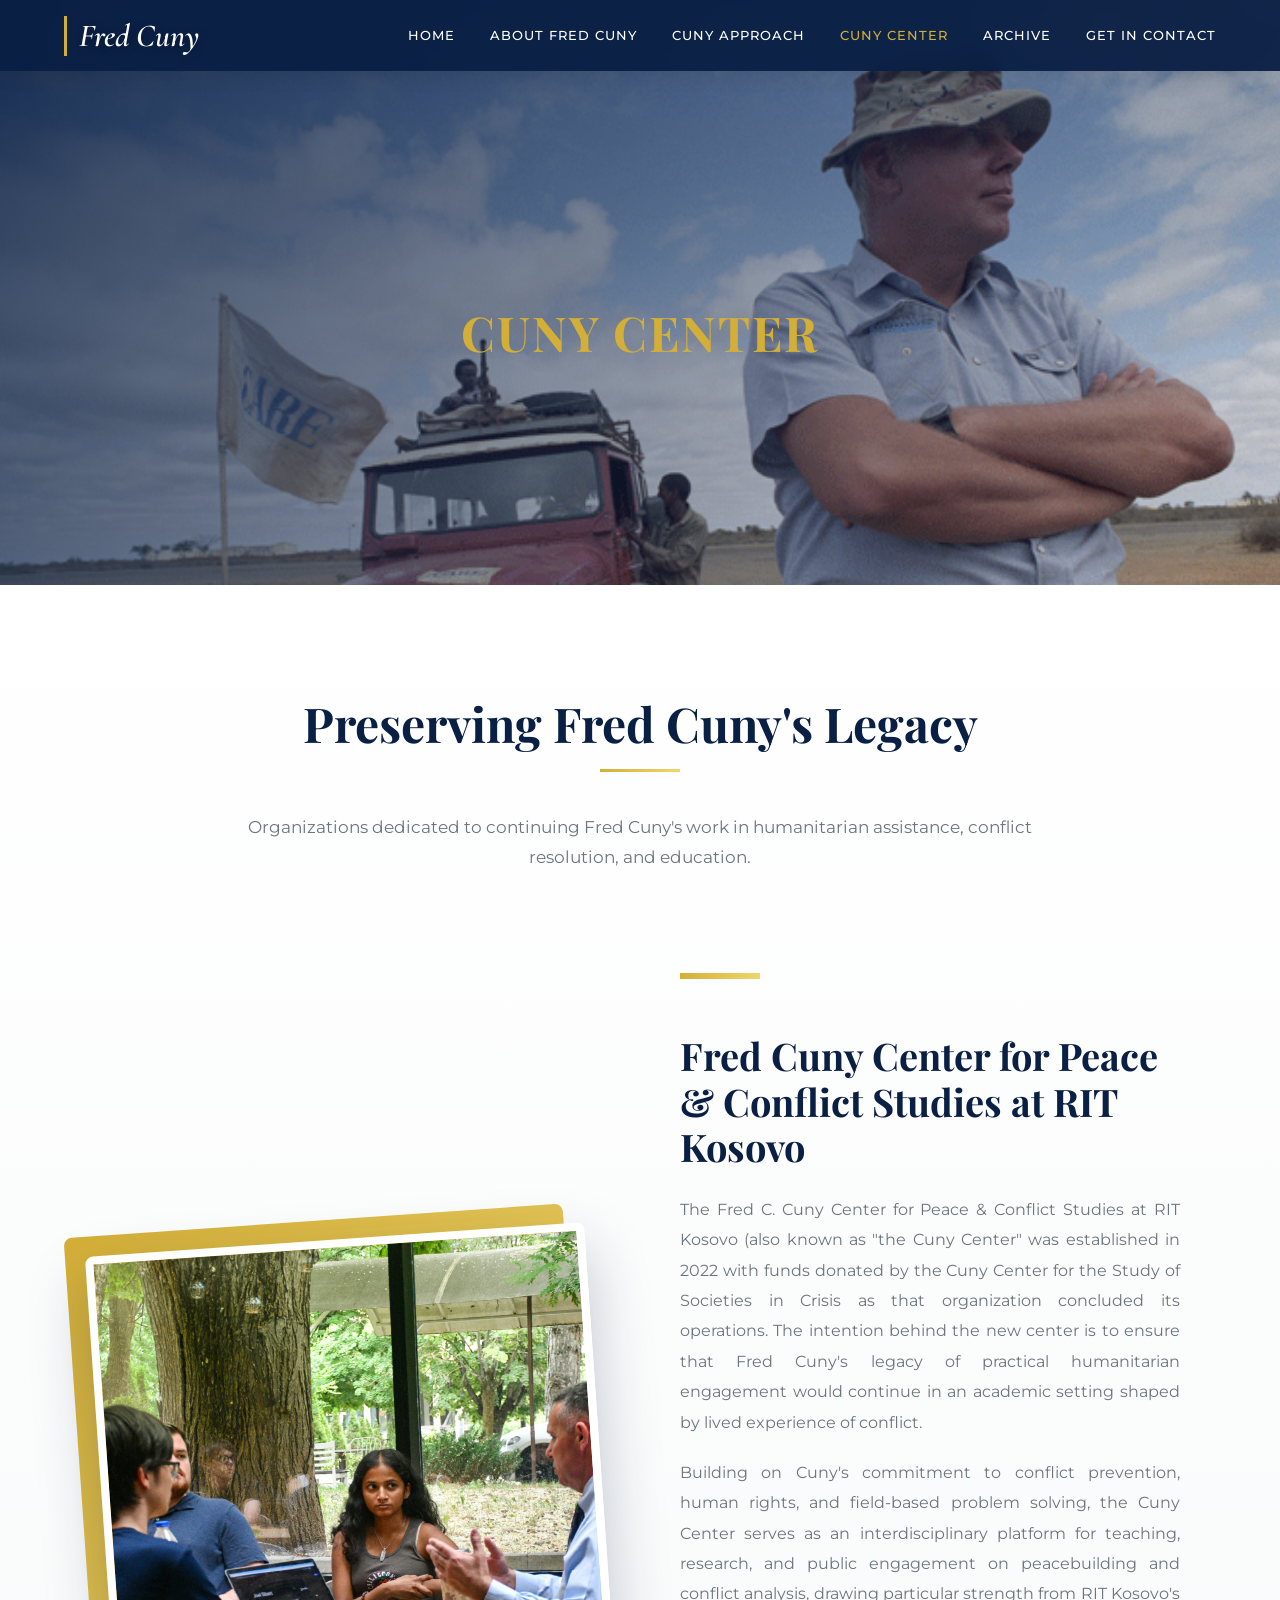
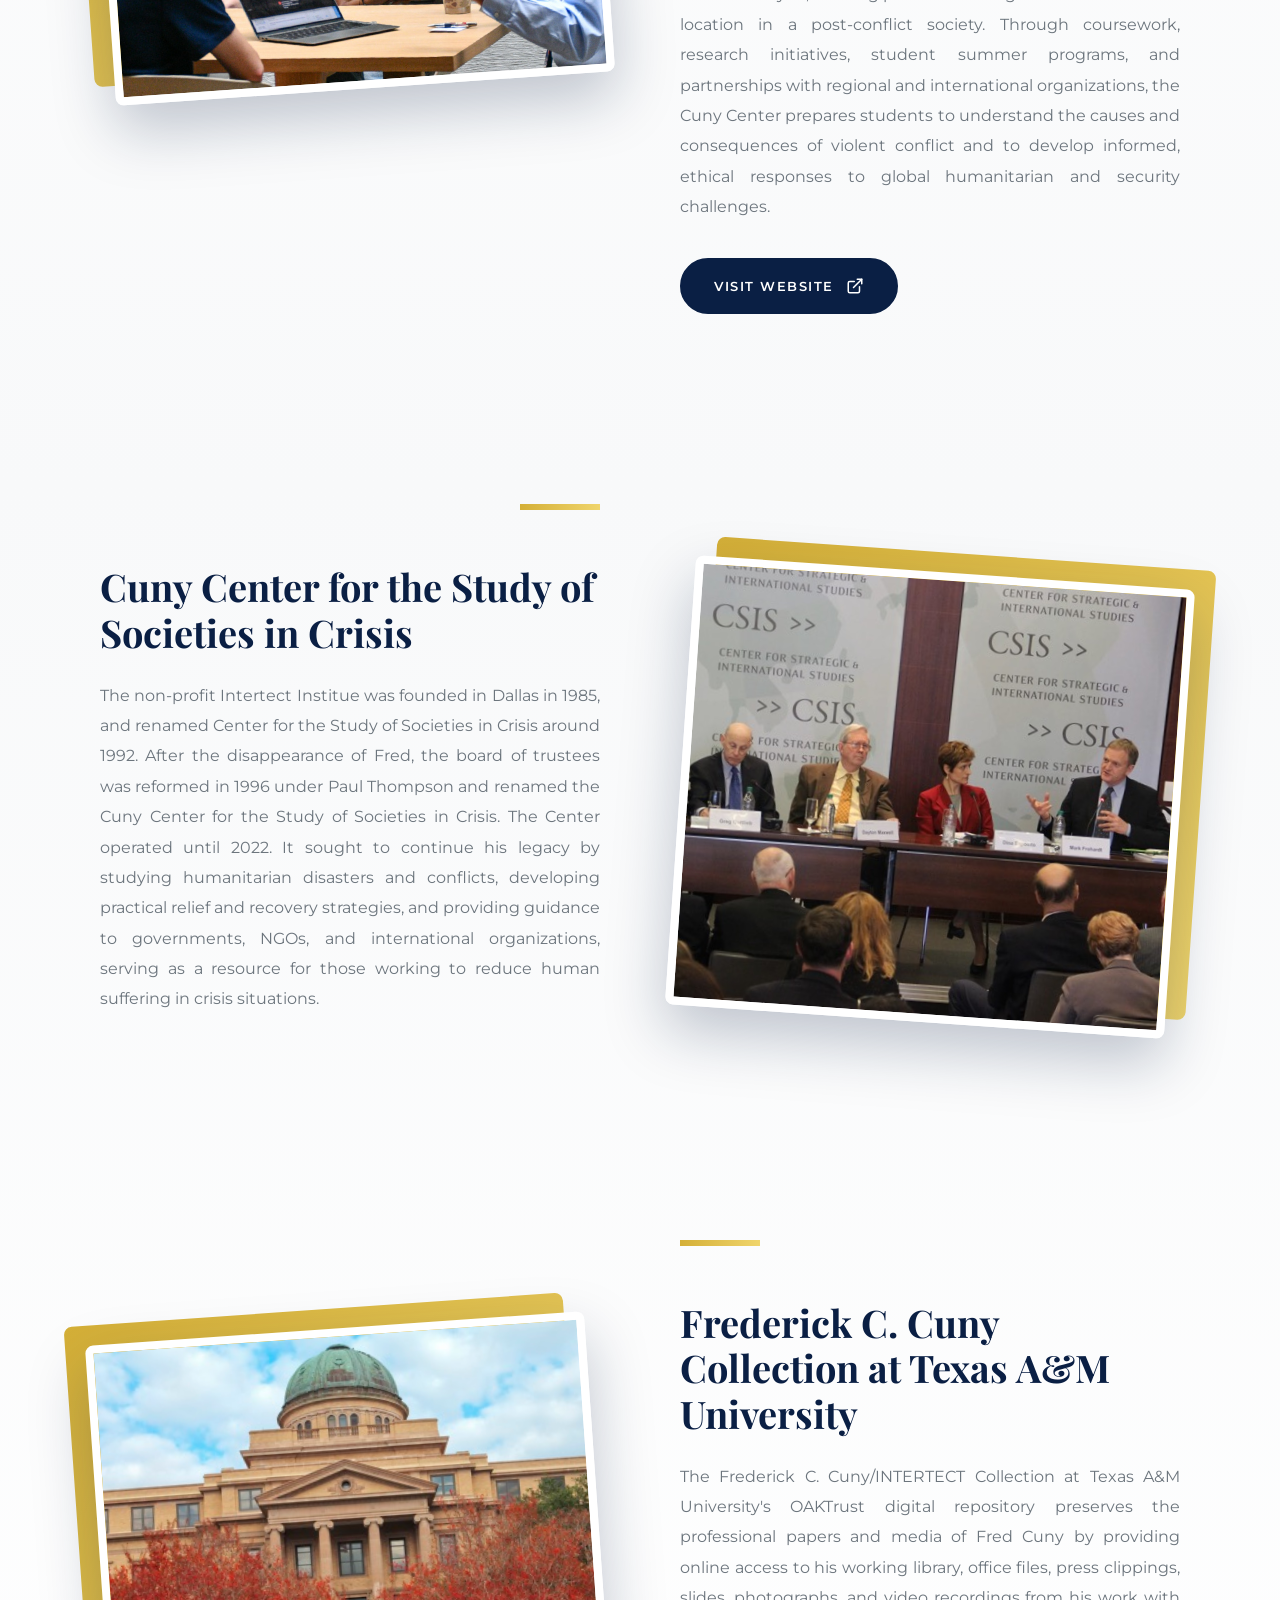
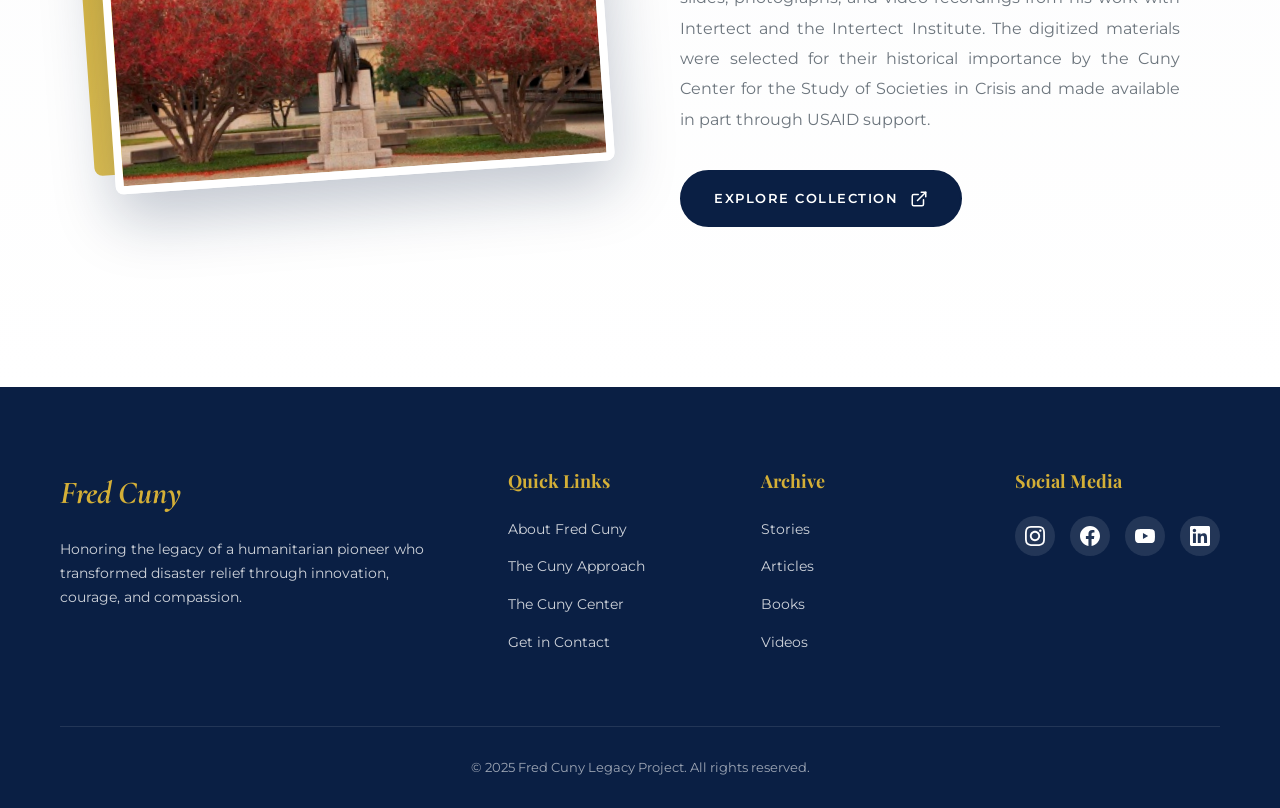
<file: center.html>
<!DOCTYPE html>
<html lang="en">
<head>
    <meta charset="UTF-8">
    <meta name="viewport" content="width=device-width, initial-scale=1.0">
    <title>Cuny Center - Fred Cuny</title>
    <link rel="stylesheet" href="styles/center.css">
    <link rel="preconnect" href="https://fonts.googleapis.com">
    <link rel="preconnect" href="https://fonts.gstatic.com" crossorigin>
    <link href="https://fonts.googleapis.com/css2?family=Cormorant+Garamond:ital,wght@1,400;1,600&family=Playfair+Display:wght@400;600;700&family=Montserrat:wght@300;400;500;600&display=swap" rel="stylesheet">
    <!-- Favicons -->
    <link rel="icon" href="images/fred_cuny_favicon_package/favicon.ico?v=2" sizes="any">
    <link rel="icon" type="image/png" sizes="32x32" href="images/fred_cuny_favicon_package/favicon-32x32.png?v=2">
    <link rel="icon" type="image/png" sizes="16x16" href="images/fred_cuny_favicon_package/favicon-16x16.png?v=2">
    <link rel="apple-touch-icon" sizes="180x180" href="images/fred_cuny_favicon_package/apple-touch-icon.png?v=2">
    <link rel="manifest" href="images/fred_cuny_favicon_package/site.webmanifest?v=2">
</head>
<body>
    <header class="header">
        <div class="logo">
            <h1>Fred Cuny</h1>
        </div>
        
        <input type="checkbox" id="menu-toggle" class="menu-toggle">
        <label for="menu-toggle" class="hamburger">
            <span></span>
            <span></span>
            <span></span>
        </label>
        
        <nav class="main-nav">
            <a href="/">Home</a>
            <a href="about.html">About Fred Cuny</a>
            <a href="approach.html">Cuny Approach</a>
            <a style="color: var(--gold)" href="center.html">Cuny Center</a>
            <div class="dropdown">
                <a class="dropdown-toggle">Archive</a>
                <div class="dropdown-menu">
                    <a href="stories.html">Stories</a>
                    <a href="articles.html">Articles</a>
                    <a href="books.html">Books</a>
                    <a href="videos.html">Videos</a>
                </div>
            </div>
            <a href="contact.html">Get in Contact</a>
        </nav>
    </header>

    <section class="hero" id="home">
        <div class="hero-overlay"></div>
        <div class="hero-content">
            <div class="hero-text">
                <h1>Cuny Center</h1>
            </div>
        </div>
    </section>

    <!-- Centers Section -->
    <section class="centers-section">
        <div class="container">
            <div class="section-intro">
                <h2>Preserving Fred Cuny's Legacy</h2>
                <p>Organizations dedicated to continuing Fred Cuny's work in humanitarian assistance, conflict resolution, and education.</p>
            </div>

            <!-- Center Cards -->
            <div class="centers-grid">
                
                <!-- RIT Kosovo Center -->
                <div class="center-card">
                    <div class="center-image">
                        <img src="images/cuny center kosovo.jpg" alt="RIT Kosovo Campus">
                        <div class="image-overlay"></div>
                    </div>
                    <div class="center-content">
                        <h3>Fred Cuny Center for Peace & Conflict Studies at RIT Kosovo</h3>
                        <p>The Fred C. Cuny Center for Peace & Conflict Studies at RIT Kosovo (also known as "the Cuny Center" was established in 2022 with funds donated by the Cuny Center for the Study of Societies in Crisis as that organization concluded its operations. The intention behind the new center is to ensure that Fred Cuny's legacy of practical humanitarian engagement would continue in an academic setting shaped by lived experience of conflict.</p>
                        <p>Building on Cuny's commitment to conflict prevention, human rights, and field-based problem solving, the Cuny Center serves as an interdisciplinary platform for teaching, research, and public engagement on peacebuilding and conflict analysis, drawing particular strength from RIT Kosovo's location in a post-conflict society. Through coursework, research initiatives, student summer programs, and partnerships with regional and international organizations, the Cuny Center prepares students to understand the causes and consequences of violent conflict and to develop informed, ethical responses to global humanitarian and security challenges.</p>
                        <a href="https://www.rit.edu/kosovo/fred-c-cuny-center-peace-conflict-studies" target="_blank" class="center-link">
                            <span>Visit Website</span>
                            <svg viewBox="0 0 24 24" fill="none" stroke="currentColor" stroke-width="2" stroke-linecap="round" stroke-linejoin="round">
                                <path d="M18 13v6a2 2 0 0 1-2 2H5a2 2 0 0 1-2-2V8a2 2 0 0 1 2-2h6"/>
                                <polyline points="15 3 21 3 21 9"/>
                                <line x1="10" y1="14" x2="21" y2="3"/>
                            </svg>
                        </a>
                    </div>
                </div>

                <!-- Study of Societies in Crisis -->
                <div class="center-card">
                    <div class="center-image">
                        <img style="object-fit: cover; object-position: right;" src="images/digitalarchive.jpg" alt="Archive and Library">
                        <div class="image-overlay"></div>
                    </div>
                    <div class="center-content">
                        <h3>Cuny Center for the Study of Societies in Crisis</h3>
                        <p>The non-profit Intertect Institue was founded in Dallas in 1985, and renamed Center for the Study of Societies in Crisis around 1992. After the disappearance of Fred, the board of trustees was reformed in 1996 under Paul Thompson and renamed the Cuny Center for the Study of Societies in Crisis. The Center operated until 2022. It sought to continue his legacy by studying humanitarian disasters and conflicts, developing practical relief and recovery strategies, and providing guidance to governments, NGOs, and international organizations, serving as a resource for those working to reduce human suffering in crisis situations.  </p>
                        <!-- <a href="https://www.rit.edu/kosovo/fred-c-cuny-center-peace-conflict-studies" target="_blank" class="center-link">
                            <span>Visit Website</span>
                            <svg viewBox="0 0 24 24" fill="none" stroke="currentColor" stroke-width="2" stroke-linecap="round" stroke-linejoin="round">
                                <path d="M18 13v6a2 2 0 0 1-2 2H5a2 2 0 0 1-2-2V8a2 2 0 0 1 2-2h6"/>
                                <polyline points="15 3 21 3 21 9"/>
                                <line x1="10" y1="14" x2="21" y2="3"/>
                            </svg>
                        </a> -->
                    </div>
                </div>

                <!-- Texas A&M Collection -->
                <div class="center-card">
                    <div class="center-image">
                        <img src="images/Academic-Plaza-in-Fall.jpg" alt="Archive and Library">
                        <div class="image-overlay"></div>
                    </div>
                    <div class="center-content">
                        <h3>Frederick C. Cuny Collection at Texas A&M University</h3>
                        <p>The Frederick C. Cuny/INTERTECT Collection at Texas A&M University's OAKTrust digital repository preserves the professional papers and media of Fred Cuny by providing online access to his working library, office files, press clippings, slides, photographs, and video recordings from his work with Intertect and the Intertect Institute. The digitized materials were selected for their historical importance by the Cuny Center for the Study of Societies in Crisis and made available in part through USAID support.</p>
                        <a href="https://oaktrust.library.tamu.edu/handle/1969.1/159819" target="_blank" class="center-link">
                            <span>Explore Collection</span>
                            <svg viewBox="0 0 24 24" fill="none" stroke="currentColor" stroke-width="2" stroke-linecap="round" stroke-linejoin="round">
                                <path d="M18 13v6a2 2 0 0 1-2 2H5a2 2 0 0 1-2-2V8a2 2 0 0 1 2-2h6"/>
                                <polyline points="15 3 21 3 21 9"/>
                                <line x1="10" y1="14" x2="21" y2="3"/>
                            </svg>
                        </a>
                    </div>
                </div>
            </div>
        </div>
    </section>

    <footer class="footer" id="contact">
        <div class="container">
            <div class="footer-content">
                <div class="footer-column">
                    <h3>Fred Cuny</h3>
                    <p>Honoring the legacy of a humanitarian pioneer who transformed disaster relief through innovation, courage, and compassion.</p>
                </div>
                <div class="footer-column">
                    <h4>Quick Links</h4>
                    <ul>
                        <li><a href="about.html">About Fred Cuny</a></li>
                        <li><a href="approach.html">The Cuny Approach</a></li>
                        <li><a href="center.html">The Cuny Center</a></li>
                        <li><a href="contact.html">Get in Contact</a></li>
                    </ul>
                </div>
                <div class="footer-column">
                    <h4>Archive</h4>
                    <ul>
                        <li><a href="stories.html">Stories</a></li>
                        <li><a href="articles.html">Articles</a></li>
                        <li><a href="books.html">Books</a></li>
                        <li><a href="videos.html">Videos</a></li>
                    </ul>
                </div>
                <div class="footer-column">
                    <h4>Social Media</h4>
                    <div class="social-icons">
                        <a target="_blank" href="https://www.instagram.com/fredcuny_center?igsh=eTJtMXFuN2xuN3l0" class="social-icon" aria-label="Instagram">
                            <svg viewBox="0 0 24 24" fill="currentColor">
                                <path d="M12 2.163c3.204 0 3.584.012 4.85.07 3.252.148 4.771 1.691 4.919 4.919.058 1.265.069 1.645.069 4.849 0 3.205-.012 3.584-.069 4.849-.149 3.225-1.664 4.771-4.919 4.919-1.266.058-1.644.07-4.85.07-3.204 0-3.584-.012-4.849-.07-3.26-.149-4.771-1.699-4.919-4.92-.058-1.265-.07-1.644-.07-4.849 0-3.204.013-3.583.07-4.849.149-3.227 1.664-4.771 4.919-4.919 1.266-.057 1.645-.069 4.849-.069zm0-2.163c-3.259 0-3.667.014-4.947.072-4.358.2-6.78 2.618-6.98 6.98-.059 1.281-.073 1.689-.073 4.948 0 3.259.014 3.668.072 4.948.2 4.358 2.618 6.78 6.98 6.98 1.281.058 1.689.072 4.948.072 3.259 0 3.668-.014 4.948-.072 4.354-.2 6.782-2.618 6.979-6.98.059-1.28.073-1.689.073-4.948 0-3.259-.014-3.667-.072-4.947-.196-4.354-2.617-6.78-6.979-6.98-1.281-.059-1.69-.073-4.949-.073zm0 5.838c-3.403 0-6.162 2.759-6.162 6.162s2.759 6.163 6.162 6.163 6.162-2.759 6.162-6.163c0-3.403-2.759-6.162-6.162-6.162zm0 10.162c-2.209 0-4-1.79-4-4 0-2.209 1.791-4 4-4s4 1.791 4 4c0 2.21-1.791 4-4 4zm6.406-11.845c-.796 0-1.441.645-1.441 1.44s.645 1.44 1.441 1.44c.795 0 1.439-.645 1.439-1.44s-.644-1.44-1.439-1.44z"/>
                            </svg>
                        </a>
                        <a target="_blank" href="https://www.facebook.com/share/1aByZ3epeQ/?mibextid=wwXIfr" class="social-icon" aria-label="Facebook">
                            <svg viewBox="0 0 24 24" fill="currentColor">
                                <path d="M24 12.073c0-6.627-5.373-12-12-12s-12 5.373-12 12c0 5.99 4.388 10.954 10.125 11.854v-8.385H7.078v-3.47h3.047V9.43c0-3.007 1.792-4.669 4.533-4.669 1.312 0 2.686.235 2.686.235v2.953H15.83c-1.491 0-1.956.925-1.956 1.874v2.25h3.328l-.532 3.47h-2.796v8.385C19.612 23.027 24 18.062 24 12.073z"/>
                            </svg>
                        </a>
                        <a target="_blank" href="https://youtube.com/@ritkcenterpeaceandconflict?si=u8kM3UurFoBSCQ4j" class="social-icon" aria-label="YouTube">
                            <svg viewBox="0 0 24 24" fill="currentColor">
                                <path d="M23.498 6.186a3.016 3.016 0 0 0-2.122-2.136C19.505 3.545 12 3.545 12 3.545s-7.505 0-9.377.505A3.017 3.017 0 0 0 .502 6.186C0 8.07 0 12 0 12s0 3.93.502 5.814a3.016 3.016 0 0 0 2.122 2.136c1.871.505 9.376.505 9.376.505s7.505 0 9.377-.505a3.015 3.015 0 0 0 2.122-2.136C24 15.93 24 12 24 12s0-3.93-.502-5.814zM9.545 15.568V8.432L15.818 12l-6.273 3.568z"/>
                            </svg>
                        </a>
                        <a target="_blank" href="https://www.linkedin.com/company/fredcunycenter/" class="social-icon" aria-label="LinkedIn">
                            <svg viewBox="0 0 24 24" fill="currentColor">
                                <path d="M20.447 20.452h-3.554v-5.569c0-1.328-.027-3.037-1.852-3.037-1.853 0-2.136 1.445-2.136 2.939v5.667H9.351V9h3.414v1.561h.046c.477-.9 1.637-1.85 3.37-1.85 3.601 0 4.267 2.37 4.267 5.455v6.286zM5.337 7.433c-1.144 0-2.063-.926-2.063-2.065 0-1.138.92-2.063 2.063-2.063 1.14 0 2.064.925 2.064 2.063 0 1.139-.925 2.065-2.064 2.065zm1.782 13.019H3.555V9h3.564v11.452zM22.225 0H1.771C.792 0 0 .774 0 1.729v20.542C0 23.227.792 24 1.771 24h20.451C23.2 24 24 23.227 24 22.271V1.729C24 .774 23.2 0 22.222 0h.003z"/>
                            </svg>
                        </a>
                    </div>
                </div>
            </div>
            <div class="footer-bottom">
                <p>&copy; 2025 Fred Cuny Legacy Project. All rights reserved.</p>
            </div>
        </div>
    </footer>

    <button id="scrollTopBtn" aria-label="Scroll to top">
        <svg class="progress-ring" width="100%" height="100%" viewBox="0 0 50 50">
            <circle 
                class="progress-ring__circle" 
                stroke-width="3" 
                fill="transparent" 
                r="22" 
                cx="25" 
                cy="25" />
        </svg>
        
        <div class="arrow-content">
            <svg viewBox="0 0 24 24" aria-hidden="true">
                <path d="M6 15l6-6 6 6" fill="none" stroke="currentColor" stroke-width="2.5" stroke-linecap="round" stroke-linejoin="round"/>
            </svg>
        </div>
    </button>

    <script src="scripts/center.js"></script>
</body>
</html>
</file>
<file: styles/styles.css>
* {
    margin: 0;
    padding: 0;
    box-sizing: border-box;
}

:root {
    /* Color Palette */
    --navy-blue: #0a1f44;
    --navy-blue-light: #1a3a66;
    --gold: #d4af37;
    --gold-light: #f0d56c;
    --white: #ffffff;
    --off-white: #f8f9fa;
    --text-gray: #6c757d;
    --text-dark: #2c3e50;

    /* Typography */
    --font-heading: 'Playfair Display', serif;
    --font-cursive: 'Cormorant Garamond', serif;
    --font-body: 'Montserrat', sans-serif;
}

body {
    font-family: var(--font-body);
    color: var(--text-dark);
    line-height: 1.6;
    overflow-x: hidden;
}

img {
    max-width: 100%;
    display: block;
}

a {
    text-decoration: none;
    color: inherit;
}

/* ===== Container ===== */
.container {
    max-width: 1200px;
    margin: 0 auto;
    padding: 0 20px;
}

/* ===== Buttons ===== */
.btn {
    display: inline-block;
    padding: 14px 32px;
    font-family: var(--font-body);
    font-size: 14px;
    font-weight: 500;
    text-transform: uppercase;
    letter-spacing: 1px;
    border: 2px solid;
    cursor: pointer;
    transition: all 0.3s ease;
}

.btn-primary {
    background-color: var(--navy-blue);
    color: var(--white);
    border-color: var(--navy-blue);
}

.btn-primary:hover {
    background-color: var(--navy-blue-light);
    border-color: var(--navy-blue-light);
    transform: translateY(-2px);
}

.btn-secondary {
    background-color: transparent;
    color: var(--navy-blue);
    border-color: var(--navy-blue);
}

.btn-secondary:hover {
    background-color: var(--navy-blue);
    color: var(--white);
    transform: translateY(-2px);
}

.btn-gold {
    background-color: var(--gold);
    color: var(--navy-blue);
    border-color: var(--gold);
}

.btn-gold:hover {
    background-color: var(--gold-light);
    border-color: var(--gold-light);
    transform: translateY(-2px);
}

.btn-outline {
    background-color: transparent;
    color: var(--gold);
    border-color: var(--gold);
}

.btn-outline:hover {
    background-color: var(--gold);
    color: var(--navy-blue);
    transform: translateY(-2px);
}

/* ===== Header ===== */
.header {
    position: fixed;
    top: 0;
    left: 0;
    right: 0;
    background-color: rgba(10, 31, 68, 0.95);
    backdrop-filter: blur(10px);
    padding: 10px 5%;
    display: flex;
    align-items: center;
    justify-content: space-between;
    z-index: 1000;
    box-shadow: 0 2px 20px rgba(0, 0, 0, 0.1);
}

.logo {
    position: relative;
    padding-left: 15px;

    opacity: 0;
    animation: slideDownFade 0.8s ease-out forwards;
}

.logo::before {
    content: '';
    position: absolute;
    left: 0;
    top: 50%;
    transform: translateY(-50%);

    width: 3px;
    height: 40px;
    background-color: var(--gold);
}

.logo h1 {
    font-family: var(--font-cursive);
    font-size: 32px;
    font-weight: 600;
    font-style: italic;
    color: var(--white);
    text-shadow: 2px 2px 8px rgba(0, 0, 0, 0.3);
}

/* ===== Navigation ===== */
.main-nav {
    display: flex;
    align-items: center;
    gap: 35px;
}

.main-nav > a,
.dropdown {
    font-family: var(--font-body);
    font-size: 13px;
    font-weight: 500;
    color: var(--white);
    text-transform: uppercase;
    letter-spacing: 1px;
    position: relative;
    transition: color 0.3s ease;
}

.main-nav > a::after {
    content: '';
    position: absolute;
    bottom: -8px;
    left: 50%;
    transform: translateX(-50%);
    width: 0;
    height: 1px;
    background-color: var(--gold);
    transition: width 0.3s ease;
}

.main-nav > a:hover {
    color: var(--gold);
}

.main-nav > a:hover::after {
    width: 100%;
}

/* ===== Dropdown Menu ===== */
.dropdown {
    position: relative;
}

.dropdown-toggle {
    display: block;
    cursor: pointer;
    font-family: var(--font-body);
    font-size: 13px;
    font-weight: 500;
    color: var(--white);
    text-transform: uppercase;
    letter-spacing: 1px;
}

.dropdown-toggle::after {
    content: '';
    position: absolute;
    bottom: -8px;
    left: 50%;
    transform: translateX(-50%);
    width: 0;
    height: 1px;
    background-color: var(--gold);
    transition: width 0.3s ease;
}

.dropdown:hover .dropdown-toggle {
    color: var(--gold);
}

.dropdown:hover .dropdown-toggle::after {
    width: 100%;
}

.dropdown-menu {
    position: absolute;
    top: calc(100% + 20px);
    left: 50%;
    transform: translateX(-50%);
    background-color: var(--navy-blue);
    min-width: 180px;
    padding: 10px 0;
    opacity: 0;
    visibility: hidden;
    transition: all 0.3s ease;
    box-shadow: 0 10px 30px rgba(0, 0, 0, 0.3);
}

.dropdown-menu::before {
    content: '';
    position: absolute;
    top: -8px;
    left: 50%;
    transform: translateX(-50%);
    border-left: 8px solid transparent;
    border-right: 8px solid transparent;
    border-bottom: 8px solid var(--navy-blue);
}

.dropdown:hover .dropdown-menu {
    opacity: 1;
    visibility: visible;
    top: calc(100% + 10px);
}

.dropdown-menu a {
    display: block;
    padding: 12px 25px;
    font-size: 12px;
    color: var(--white);
    transition: all 0.3s ease;
    border-left: 3px solid transparent;
}

.dropdown-menu a:hover {
    background-color: rgba(212, 175, 55, 0.1);
    color: var(--gold);
    border-left-color: var(--gold);
    padding-left: 30px;
}

/* ===== Hamburger Menu ===== */
.menu-toggle {
    display: none;
}

.hamburger {
    display: none;
    flex-direction: column;
    gap: 6px;
    cursor: pointer;
    z-index: 1001;
}

.hamburger span {
    width: 30px;
    height: 3px;
    background-color: var(--white);
    transition: all 0.3s ease;
}

/* ===== Mobile Menu Styles ===== */
@media (max-width: 992px) {
    .header {
        padding: 15px 20px;
    }

    .logo h1 {
        font-size: 34px;
    }

    .hamburger {
        display: flex;
    }

    .main-nav {
        position: fixed;
        top: 0;
        right: -100%;
        width: 280px;
        height: 100vh;
        background-color: var(--navy-blue);
        flex-direction: column;
        align-items: flex-start;
        gap: 0;
        padding: 100px 0 40px;
        transition: right 0.4s ease;
        z-index: 999;
    }

    .main-nav>a,
    .dropdown {
        width: 100%;
        padding: 20px 40px;
        border-bottom: 1px solid rgba(255, 255, 255, 0.1);
    }

    .main-nav>a::after,
    .dropdown-toggle::after {
        display: none;
    }

    .dropdown-menu {
        position: static;
        transform: none;
        opacity: 1;
        visibility: visible;
        /* background-color: rgba(0, 0, 0, 0.2); */
        box-shadow: none;
        max-height: none;
        overflow: hidden;
        transition: max-height 0.3s ease;
    }

    .dropdown-menu::before {
        display: none;
    }

    .dropdown:hover .dropdown-menu {
        max-height: 300px;
    }

    .dropdown-menu a {
        padding: 14px 40px 14px 22px;
        position: relative;
        font-size: 13px;
        color: rgba(255, 255, 255, 0.85);
    }

    .dropdown-menu a::before {
        content: '';
        position: absolute;
        left: 5px;
        top: 50%;
        width: 12px;
        height: 2px;
        background-color: var(--gold);
        transform: translateY(-50%);
    }

    .dropdown-menu a:hover {
        color: var(--gold);
        background: none;
    }

    .menu-toggle:checked~.main-nav {
        right: 0;
    }

    .menu-toggle:checked~.hamburger span:nth-child(1) {
        transform: translateY(9px) rotate(45deg);
        transform-origin: center;
    }

    .menu-toggle:checked~.hamburger span:nth-child(2) {
        opacity: 0;
        transform: scale(0);
    }

    .menu-toggle:checked~.hamburger span:nth-child(3) {
        transform: translateY(-9px) rotate(-45deg);
        transform-origin: center;
    }
}

/* ===== Hero Section ===== */
.hero {
    position: relative;
    width: 100%;
    height: 100vh;
}

.hero::before {
    content: '';
    position: absolute;
    top: 0;
    left: 0;
    right: 0;
    bottom: 0;
    background-image: url('../images/2017_winter_zins2_photo1.gif');
    background-size: cover;
    background-position: top;
    background-attachment: fixed;
    z-index: 0;
}

/* Fix for Safari background-attachment: fixed scaling and blurriness bug */
@supports (-webkit-hyphens: none) {
    .hero::before {
        background-attachment: scroll;
        background-position: center top;
    }
}

.hero-overlay {
    z-index: 1;
    position: absolute;
    top: 0;
    left: 0;
    right: 0;
    bottom: 0;
    background: linear-gradient(135deg, rgba(10, 31, 68, 0.9) 0%, rgba(10, 31, 68, 0.1) 100%);
    /* background: linear-gradient(
        to bottom, 
        rgba(10, 31, 68, 0.3) 25%, 
        rgba(10, 31, 68, 0.4) 50%,
        rgba(10, 31, 68, 0.9) 100%
    ); */
}

.hero-content {
    position: relative;
    width: 100%;
    height: 100%;
    max-width: 1400px;
    display: flex;
    align-items: center;
    justify-content: space-between;
    padding: 40px;
    z-index: 2;
}

.hero-text {
    position: relative;
    border-left: 5px solid var(--gold);
    padding-left: 35px;

    /* Animation: Slide up */
    animation: fadeInUp 1.2s ease-out forwards;
    opacity: 0;
    transform: translateY(30px);
}

.hero-text h1 {
    font-family: var(--font-heading);
    font-size: 90px;
    line-height: 0.9;
    font-weight: 700;
    color: var(--white);
    margin-bottom: 15px;
    text-shadow: 0 10px 30px rgba(0, 0, 0, 0.3);
}

.hero-text p {
    font-family: var(--font-body);
    font-size: 22px;
    font-weight: 600;
    color: var(--gold);
    letter-spacing: 4px;
    text-transform: uppercase;
    margin-left: 5px;
}

@keyframes fadeInUp {
    to {
        opacity: 1;
        transform: translateY(0);
    }
}

@media (max-width: 768px) {
    .hero {
        background-position: 73% center;
        background-attachment: scroll;
    }

    .hero-content {
        padding-left: 30px;
    }

    .hero-text h1 {
        font-size: 55px;
    }

    .hero-text p {
        font-size: 20px;
    }
}

/* ===== About Section ===== */
.about {
    padding: 95px 0 110px 0;
    background-color: var(--white);
}

.about-content {
    display: grid;
    grid-template-columns: 1fr 1fr;
    gap: 80px;
    align-items: center;
}

.about-image img {
    width: 100%;
    height: 600px;
    object-fit: cover;
    border: 1px gray solid;
    box-shadow: 20px 20px 0 var(--gold);
}

.about-text h2 {
    font-family: var(--font-heading);
    font-size: 48px;
    color: var(--navy-blue);
    margin-bottom: 30px;
}

.about-text p {
    font-size: 16px;
    line-height: 1.8;
    color: var(--text-gray);
    margin-bottom: 40px;
}

@media (max-width: 992px) {
    .about-content {
        grid-template-columns: 1fr;
        gap: 50px;
    }

    .about-image img {
        height: 400px;
    }
}

/* ===== Approach Section ===== */
.approach {
    padding: 120px 0;
    background-color: var(--off-white);
}

.approach-content {
    text-align: center;
}

.approach-content h2 {
    font-family: var(--font-heading);
    font-size: 48px;
    color: var(--navy-blue);
    margin-bottom: 30px;
}

.approach-content>p {
    font-size: 16px;
    line-height: 1.8;
    color: var(--text-gray);
    max-width: 900px;
    margin: 0 auto 60px;
}

.approach-image {
    margin: 0 auto 40px;
    max-width: 900px;
}

.approach-image img {
    width: 100%;
    height: 500px;
    object-fit: contain;
    border: 10px solid var(--gold);
}

@media (max-width: 768px) {
    .approach-image img {
        height: 300px;
    }
}

/* ===== Cuny Center Section (Final: No Mobile Hover + Fluid Height) ===== */
.cuny-center {
    padding: 80px 0 120px 0;
    background-color: var(--navy-blue);
}

.cuny-center-title {
    font-family: var(--font-heading);
    font-size: 48px;
    color: var(--gold);
    text-align: center;
    margin-top: 0;
    margin-bottom: 40px;
    position: relative;
    z-index: 2;
}

.center-split {
    display: flex;
    align-items: stretch;
    height: 600px;
    width: 100%;
    max-width: 1400px;
    margin: 0 auto;
    box-shadow: 0 20px 50px rgba(0, 0, 0, 0.3);
    overflow: hidden;
}

.split-side {
    position: relative;
    flex: 1;
    height: 100%;
    transition: flex 0.6s cubic-bezier(0.25, 1, 0.5, 1);
    overflow: hidden;
    cursor: pointer;
    border-right: 2px solid var(--gold);
}

.split-side:last-child {
    border-right: none;
}

.split-side img {
    width: 100%;
    height: 100%;
    object-fit: cover;
    transition: transform 0.8s ease;
    filter: brightness(0.8);
}

/* ===== The Overlay ===== */
.split-overlay {
    position: absolute;
    top: 0;
    left: 0;
    right: 0;
    bottom: 0;

    background-color: rgba(10, 31, 68, 0.25);
    background-image: linear-gradient(to top, rgba(0, 0, 0, 0.8), transparent 50%);

    display: flex;
    flex-direction: column;
    justify-content: flex-start;
    padding-top: 140px;
    align-items: center;
    padding-left: 20px;
    padding-right: 20px;

    opacity: 1;
    transition: background-color 0.4s ease;
    z-index: 2;
}

/* ===== Content Styling ===== */
.split-content {
    text-align: center;
    width: 100%;
    max-width: 95%;
}

.split-content h3 {
    font-family: var(--font-heading);
    font-size: 32px;
    color: var(--gold);
    margin-bottom: 20px;
    text-shadow: 0 4px 10px rgba(0, 0, 0, 1), 0 0 30px rgba(0, 0, 0, 0.8);

    transform: translateY(0);
    transition: transform 0.5s ease;
}

.split-content p {
    font-size: 16px;
    line-height: 1.8;
    color: var(--white);
    margin-bottom: 30px;

    opacity: 0;
    transform: translateY(20px);
    transition: all 0.4s ease;
}

/* ===== BUTTON STYLE (Solid Gold) ===== */
.split-content .btn {
    background-color: var(--gold);
    color: var(--navy-blue);
    border: 2px solid var(--gold);
    display: inline-block;
    padding: 14px 32px;
    font-family: var(--font-body);
    font-size: 14px;
    font-weight: 500;
    text-transform: uppercase;
    letter-spacing: 1px;
    cursor: pointer;
    text-decoration: none;

    opacity: 0;
    transform: translateY(20px);
    transition: all 0.3s ease;
}

.split-content .btn::after {
    display: none;
}

.split-content .btn:hover {
    background-color: var(--gold-light);
    border-color: var(--gold-light);
    transform: translateY(-2px);
    color: var(--navy-blue);
}

/* ===== Desktop Hover Interactions ONLY ===== */
/* These rules will be overridden in the Mobile media query below */
.split-side:hover {
    flex: 1.5;
}

.split-side:hover .split-overlay {
    background-color: rgba(10, 31, 68, 0.95);
    background-image: none;
}

.split-side:hover .split-content p,
.split-side:hover .split-content .btn {
    opacity: 1;
    transform: translateY(0);
    transition-delay: 0.1s;
}

.split-side:hover img {
    transform: scale(1.005);
}

/* ===== Mobile Responsiveness (No Hover + Fluid Height) ===== */
@media (max-width: 992px) {
    .cuny-center {
        padding: 60px 0 80px 0;
    }

    .cuny-center-title {
        font-size: 36px;
        margin-bottom: 30px;
    }

    .center-split {
        flex-direction: column;
        height: auto;
        box-shadow: none;
    }

    .split-side {
        height: auto;
        min-height: 400px;
        width: 100%;
        border-right: none;
        border-bottom: 4px solid var(--gold);
        flex: none;
        display: flex;
        flex-direction: column;
    }

    /* Image Position */
    .split-side img {
        position: absolute;
        top: 0;
        left: 0;
        height: 100%;
        width: 100%;
        z-index: 0;
    }

    .split-side:last-child {
        border-bottom: none;
    }

    /* Overlay Structure */
    .split-overlay {
        position: relative;
        top: auto;
        left: auto;
        right: auto;
        bottom: auto;
        justify-content: center;
        padding: 60px 20px;
        background-color: rgba(10, 31, 68, 0.9);
        background-image: none;
    }

    /* Content Always Visible */
    .split-content {
        max-width: 100%;
        transform: translateY(0);
    }

    .split-content h3 {
        font-size: 26px;
        text-shadow: none;
        margin-bottom: 15px;
        transform: translateY(0);
    }

    .split-content p {
        font-size: 15px;
        opacity: 1;
        transform: translateY(0);
        margin-bottom: 25px;
    }

    .split-content .btn {
        opacity: 1;
        transform: translateY(0);
    }

    /* === DISABLE HOVER EFFECTS ON MOBILE === */
    /* This overrides the desktop hover rules so nothing moves on tap */
    .split-side:hover {
        flex: none;
    }

    .split-side:hover img {
        transform: none;
        /* No Zoom */
    }

    .split-side:hover .split-overlay {
        background-color: rgba(10, 31, 68, 0.9);
        /* Keep the same static blue */
    }
}

/* ===== Learn More Section ===== */
.learn-more {
    padding: 120px 0;
    background-color: var(--off-white);
}

.learn-more-header {
    text-align: center;
    max-width: 800px;
    margin: 0 auto 60px;
}

.learn-more-header h2 {
    font-family: var(--font-heading);
    font-size: 50px;
    color: var(--navy-blue);
    margin-bottom: 20px;
}

.learn-more-header p {
    font-size: 16px;
    line-height: 1.8;
    color: var(--text-gray);
}

.cards-grid {
    display: grid;
    grid-template-columns: repeat(3, 1fr);
    gap: 30px;
    padding: 0 10px;
}

/* Link Wrapper */
.card-link {
    text-decoration: none;
    display: block;
    height: 100%;
}

/* The Card Itself */
.card {
    background-color: var(--navy-blue);
    border-radius: 8px;
    overflow: hidden;
    box-shadow: 0 10px 30px rgba(10, 31, 68, 0.05);
    transition: all 0.4s ease;
    height: 100%;
    display: flex;
    flex-direction: column;
    position: relative;
    border-bottom: 8px solid transparent;
    border-bottom-color: var(--gold);
}

/* Card Hover Effects */
.card-link:hover .card {
    transform: translateY(-10px);
    box-shadow: 0 20px 40px rgba(10, 31, 68, 0.15);
}

/* Image Container */
.card-image {
    width: 100%;
    height: 250px;
    overflow: hidden;
}

/* The Image */
.card-image img {
    width: 100%;
    height: 100%;
    object-fit: cover;
    transition: transform 0.6s cubic-bezier(0.25, 0.45, 0.45, 0.95);
}

/* Zoom Image on Hover */
/* .card-link:hover .card-image img {
    transform: scale(1.1);
} */

/* Card Title */
.card h3 {
    font-family: var(--font-heading);
    font-size: 26px;
    color: var(--gold);
    margin: 25px 30px 15px;
    transition: color 0.3s ease;
}

.card-link:hover .card h3 {
    color: var(--gold);
}

/* Card Paragraph */
.card p {
    font-size: 16px;
    line-height: 1.7;
    color: var(--white);
    padding: 0 30px;
    margin-top: 20px;
    margin-bottom: 25px;
    flex-grow: 1;
}

.card .btn {
    margin: 0 30px 30px;
    background: none;
    border: none;
    padding: 0;
    color: var(--gold);
    font-family: var(--font-body);
    font-weight: 600;
    font-size: 14px;
    text-transform: uppercase;
    letter-spacing: 1px;
    cursor: pointer;
    display: flex;
    align-items: center;
    gap: 10px;
    transition: all 0.3s ease;
    pointer-events: none;
}

.card .btn::after {
    content: '→';
    font-size: 18px;
    transition: transform 0.3s ease;
}

.card-link:hover .btn {
    color: var(--gold);
}

/* .card-link:hover .btn::after {
    transform: translateX(5px);
} */

/* Responsiveness */
@media (max-width: 992px) {
    .cards-grid {
        grid-template-columns: repeat(2, 1fr);
    }
}

@media (max-width: 768px) {
    .cards-grid {
        grid-template-columns: 1fr;
    }

    .learn-more-header h2 {
        font-size: 36px;
    }
}

/* ===== Footer ===== */
.footer {
    background-color: var(--navy-blue);
    color: var(--white);
    padding: 80px 0 30px;
}

.footer-content {
    display: grid;
    grid-template-columns: 2fr 1fr 1fr 1fr;
    gap: 60px;
    margin-bottom: 60px;
}

.footer-column h3 {
    font-family: var(--font-cursive);
    font-size: 32px;
    font-style: italic;
    color: var(--gold);
    margin-bottom: 20px;
}

.footer-column h4 {
    font-family: var(--font-heading);
    font-size: 18px;
    color: var(--gold);
    margin-bottom: 20px;
}

.footer-column p {
    font-size: 14px;
    line-height: 1.7;
    color: rgba(255, 255, 255, 0.8);
}

.footer-column ul {
    list-style: none;
}

.footer-column ul li {
    margin-bottom: 12px;
}

.footer-column ul li a {
    font-size: 14px;
    color: rgba(255, 255, 255, 0.8);
    transition: color 0.3s ease;
}

.footer-column ul li a:hover {
    color: var(--gold);
}

/* ===== Social Media Icons ===== */
.social-icons {
    display: flex;
    gap: 15px;
    margin-top: 10px;
}

.social-icon {
    width: 40px;
    height: 40px;
    display: flex;
    align-items: center;
    justify-content: center;
    background-color: rgba(255, 255, 255, 0.1);
    border-radius: 50%;
    transition: all 0.3s ease;
    color: var(--white);
}

.social-icon svg {
    width: 20px;
    height: 20px;
}

.social-icon:hover {
    background-color: var(--gold);
    color: var(--navy-blue);
    transform: translateY(-3px);
}

.footer-bottom {
    text-align: center;
    padding-top: 30px;
    border-top: 1px solid rgba(255, 255, 255, 0.1);
}

.footer-bottom p {
    font-size: 13px;
    color: rgba(255, 255, 255, 0.6);
}

@media (max-width: 992px) {
    .footer-content {
        grid-template-columns: 1fr 1fr;
        gap: 40px;
    }
}

@media (max-width: 576px) {
    .footer-content {
        grid-template-columns: 1fr;
    }
}

/* ===== Additional Mobile Responsiveness ===== */
@media (max-width: 576px) {
    .logo {
        left: 0px;
    }

    /* .logo h1 {
        font-size: 36px;
    } */

    .hamburger {
        right: 20px;
    }

    .hero-content {
        padding: 20px;
    }

    .about {
        padding: 60px 0;
    }

    .about-text h2,
    .approach-content h2,
    .learn-more-header h2 {
        font-size: 36px;
    }

    .approach {
        padding: 60px 0;
    }

    .cuny-center {
        padding: 60px 0;
    }

    .learn-more {
        padding: 60px 0;
    }

    .about-image img {
        box-shadow: 10px 10px 0 var(--gold);
    }
}

/* ===== UPDATED Scroll to Top Button (Gold & Navy) ===== */
#scrollTopBtn {
    position: fixed;
    bottom: 30px;
    right: 30px;
    width: 50px;
    height: 50px;
    background-color: var(--gold);
    color: var(--navy-blue);
    border: none;
    border-radius: 50%;
    cursor: pointer;
    opacity: 0;
    visibility: hidden;
    transform: translateY(20px);
    transition: all 0.3s ease;
    box-shadow: 0 4px 15px rgba(10, 31, 68, 0.25);
    z-index: 1000;
    display: flex;
    align-items: center;
    justify-content: center;
    padding: 0;
}

#scrollTopBtn:hover {
    background-color: var(--gold-light);
    ;
    transform: translateY(-3px);
}

#scrollTopBtn.show {
    opacity: 1;
    visibility: visible;
    transform: translateY(0);
}

.progress-ring {
    position: absolute;
    top: 0;
    left: 0;
    transform: rotate(-90deg);
    pointer-events: none;
}

.progress-ring__circle {
    transition: stroke-dashoffset 0.1s;
    transform-origin: 50% 50%;
    stroke: var(--navy-blue);
}

.arrow-content {
    width: 24px;
    height: 24px;
    z-index: 2;
    display: flex;
    align-items: center;
    justify-content: center;
}

.arrow-content svg {
    width: 100%;
    height: 100%;
}

@media (max-width: 576px) {
    #scrollTopBtn {
        width: 46px;
        height: 46px;
        bottom: 20px;
        right: 20px;
        opacity: 0.85;
    }
}

/* ===== Navbar Loading Animation ===== */
@keyframes slideDownFade {
    from {
        opacity: 0;
        transform: translateY(-30px)
    }

    to {
        opacity: 1;
        transform: translateY(0);
    }
}

.logo {
    opacity: 0;
    animation: slideDownFade 0.8s ease-out forwards;
}

/* 3. Animate the Desktop Links */
.main-nav {
    opacity: 0;
    animation: slideDownFade 0.8s ease-out forwards;
}

@media (max-width: 992px) {
    .main-nav {
        opacity: 1;
        animation: none;
    }

    .hamburger {
        opacity: 0;
        animation: slideDownFade 0.8s ease-out 0.2s forwards;
    }
}
</file>
<file: styles/approach.css>
* {
    margin: 0;
    padding: 0;
    box-sizing: border-box;
}

:root {
    /* Color Palette */
    --navy-blue: #0a1f44;
    --navy-blue-light: #1a3a66;
    --gold: #d4af37;
    --gold-light: #f0d56c;
    --white: #ffffff;
    --off-white: #f8f9fa;
    --text-gray: #6c757d;
    --text-dark: #2c3e50;
    
    /* Typography */
    --font-heading: 'Playfair Display', serif;
    --font-cursive: 'Cormorant Garamond', serif;
    --font-body: 'Montserrat', sans-serif;
}

body {
    font-family: var(--font-body);
    color: var(--text-dark);
    line-height: 1.6;
    overflow-x: hidden;
}

img {
    max-width: 100%;
    display: block;
}

a {
    text-decoration: none;
    color: inherit;
}

/* ===== Container ===== */
.container {
    max-width: 1200px;
    margin: 0 auto;
    padding: 0 20px;
}

/* ===== Buttons ===== */
.btn {
    display: inline-block;
    padding: 14px 32px;
    font-family: var(--font-body);
    font-size: 14px;
    font-weight: 500;
    text-transform: uppercase;
    letter-spacing: 1px;
    border: 2px solid;
    cursor: pointer;
    transition: all 0.3s ease;
}

.btn-primary {
    background-color: var(--navy-blue);
    color: var(--white);
    border-color: var(--navy-blue);
}

.btn-primary:hover {
    background-color: var(--navy-blue-light);
    border-color: var(--navy-blue-light);
    transform: translateY(-2px);
}

.btn-secondary {
    background-color: transparent;
    color: var(--navy-blue);
    border-color: var(--navy-blue);
}

.btn-secondary:hover {
    background-color: var(--navy-blue);
    color: var(--white);
    transform: translateY(-2px);
}

.btn-gold {
    background-color: var(--gold);
    color: var(--navy-blue);
    border-color: var(--gold);
}

.btn-gold:hover {
    background-color: var(--gold-light);
    border-color: var(--gold-light);
    transform: translateY(-2px);
}

.btn-outline {
    background-color: transparent;
    color: var(--gold);
    border-color: var(--gold);
}

.btn-outline:hover {
    background-color: var(--gold);
    color: var(--navy-blue);
    transform: translateY(-2px);
}

/* ===== Header ===== */
.header {
    position: fixed;
    top: 0;
    left: 0;
    right: 0;
    background-color: rgba(10, 31, 68, 0.95);
    backdrop-filter: blur(10px);
    padding: 10px 5%  10px 5%;
    display: flex;
    align-items: center;
    justify-content: space-between;
    z-index: 1000;
    box-shadow: 0 2px 20px rgba(0, 0, 0, 0.1);
}

.logo {
    position: relative;
    padding-left: 15px;
    
    opacity: 1;
    animation: slideDownFade 0.8s ease-out forwards;
}

.logo::before {
    content: '';
    position: absolute;
    left: 0;
    top: 50%;
    transform: translateY(-50%);
    
    width: 3px;
    height: 40px;
    background-color: var(--gold);
}

.logo h1 {
    font-family: var(--font-cursive);
    font-size: 32px;
    font-weight: 600;
    font-style: italic;
    color: var(--white);
    text-shadow: 2px 2px 8px rgba(0, 0, 0, 0.3);
}

/* ===== Navigation ===== */
.main-nav {
    display: flex;
    align-items: center;
    gap: 35px;
}

.main-nav > a,
.dropdown {
    font-family: var(--font-body);
    font-size: 13px;
    font-weight: 500;
    color: var(--white);
    text-transform: uppercase;
    letter-spacing: 1px;
    position: relative;
    transition: color 0.3s ease;
}

.main-nav > a::after {
    content: '';
    position: absolute;
    bottom: -8px;
    left: 50%;
    transform: translateX(-50%);
    width: 0;
    height: 1px;
    background-color: var(--gold);
    transition: width 0.3s ease;
}

.main-nav > a:hover {
    color: var(--gold);
}

.main-nav > a:hover::after {
    width: 100%;
}

/* ===== Dropdown Menu ===== */
.dropdown {
    position: relative;
}

.dropdown-toggle {
    display: block;
    cursor: pointer;
    font-family: var(--font-body);
    font-size: 13px;
    font-weight: 500;
    color: var(--white);
    text-transform: uppercase;
    letter-spacing: 1px;
}

.dropdown-toggle::after {
    content: '';
    position: absolute;
    bottom: -8px;
    left: 50%;
    transform: translateX(-50%);
    width: 0;
    height: 1px;
    background-color: var(--gold);
    transition: width 0.3s ease;
}

.dropdown:hover .dropdown-toggle {
    color: var(--gold);
}

.dropdown:hover .dropdown-toggle::after {
    width: 100%;
}

.dropdown-menu {
    position: absolute;
    top: calc(100% + 20px);
    left: 50%;
    transform: translateX(-50%);
    background-color: var(--navy-blue);
    min-width: 180px;
    padding: 10px 0;
    opacity: 0;
    visibility: hidden;
    transition: all 0.3s ease;
    box-shadow: 0 10px 30px rgba(0, 0, 0, 0.3);
}

.dropdown-menu::before {
    content: '';
    position: absolute;
    top: -8px;
    left: 50%;
    transform: translateX(-50%);
    border-left: 8px solid transparent;
    border-right: 8px solid transparent;
    border-bottom: 8px solid var(--navy-blue);
}

.dropdown:hover .dropdown-menu {
    opacity: 1;
    visibility: visible;
    top: calc(100% + 10px);
}

.dropdown-menu a {
    display: block;
    padding: 12px 25px;
    font-size: 12px;
    color: var(--white);
    transition: all 0.3s ease;
    border-left: 3px solid transparent;
}

.dropdown-menu a:hover {
    background-color: rgba(212, 175, 55, 0.1);
    color: var(--gold);
    border-left-color: var(--gold);
    padding-left: 30px;
}

/* ===== Hamburger Menu ===== */
.menu-toggle {
    display: none;
}

.hamburger {
    display: none;
    flex-direction: column;
    gap: 6px;
    cursor: pointer;
    z-index: 1001;
}

.hamburger span {
    width: 30px;
    height: 3px;
    background-color: var(--white);
    transition: all 0.3s ease;
}

/* ===== Mobile Menu Styles ===== */
@media (max-width: 992px) {
    .header {
        padding: 15px 20px;
    }
    
    .logo h1 {
        font-size: 28px;
    }
    
    .hamburger {
        display: flex;
    }
    
    .main-nav {
        position: fixed;
        top: 0;
        right: -100%;
        width: 280px;
        height: 100vh;
        background-color: var(--navy-blue);
        flex-direction: column;
        align-items: flex-start;
        gap: 0;
        padding: 100px 0 40px;
        transition: right 0.4s ease;
        z-index: 999;
    }
    
    .main-nav > a,
    .dropdown {
        width: 100%;
        padding: 20px 40px;
        border-bottom: 1px solid rgba(255, 255, 255, 0.1);
    }
    
    .main-nav > a::after,
    .dropdown-toggle::after {
        display: none;
    }
    
    .dropdown-menu {
        position: static;
        transform: none;
        opacity: 1;
        visibility: visible;
        box-shadow: none;
        max-height: none;
        overflow: hidden;
        transition: max-height 0.3s ease;
    }
    
    .dropdown-menu::before {
        display: none;
    }
    
    .dropdown:hover .dropdown-menu {
        max-height: 300px;
    }
    
    .dropdown-menu a {
        padding: 14px 40px 14px 22px;
        position: relative;
        font-size: 13px;
        color: rgba(255, 255, 255, 0.85);
    }

    .dropdown-menu a::before {
        content: '';
        position: absolute;
        left: 5px;
        top: 50%;
        width: 12px;
        height: 2px;
        background-color: var(--gold);
        transform: translateY(-50%);
    }

    .dropdown-menu a:hover {
        color: var(--gold);
        background: none;
    }
    
    .menu-toggle:checked ~ .main-nav {
        right: 0;
    }
    
    .menu-toggle:checked ~ .hamburger span:nth-child(1) {
        transform: translateY(9px) rotate(45deg);
        transform-origin: center;
    }

    .menu-toggle:checked ~ .hamburger span:nth-child(2) {
        opacity: 0;
        transform: scale(0);
    }

    .menu-toggle:checked ~ .hamburger span:nth-child(3) {
        transform: translateY(-9px) rotate(-45deg);
        transform-origin: center;
    }
}

/* ===== Hero Section ===== */
.hero {
    position: relative;
    width: 100%;
    height: 65vh;
    background-image: url('../images/2017_winter_zins2_photo1.gif');
    background-size: cover;
    background-position: top;
    background-attachment: fixed;
}

.hero-overlay {
    position: absolute;
    top: 0;
    left: 0;
    right: 0;
    bottom: 0;
    background: linear-gradient(135deg, rgba(10, 31, 68, 0.9) 0%, rgba(10, 31, 68, 0.1) 100%);
}

.hero-content {
    position: relative;
    width: 100%;
    height: 100%;
    display: flex;
    align-items: center;
    justify-content: center;
}

.hero-text {
    transform: translateY(40px);
}

.hero-text h1 {
    font-family: var(--font-heading);
    font-size: 48px;
    font-weight: 700;
    color: var(--gold);
    letter-spacing: 2px;
    text-transform: uppercase;
    text-align: center;
}

@media (max-width: 768px) {
    .hero {
        background-position: 73% center;
        background-attachment: scroll;
        height: 55vh;
    }

    .hero-content {
        padding: 0 30px;
    }

    .hero-text h1 {
        font-size: 32px;
    }
}

/* ===== Introduction Section ===== */
.introduction {
    padding: 100px 0;
    background-color: var(--white);
}

.introduction h2 {
    font-family: var(--font-heading);
    font-size: 48px;
    color: var(--navy-blue);
    margin-bottom: 30px;
    text-align: center;
    position: relative;
}

.introduction h2::after {
    content: '';
    position: absolute;
    bottom: -10px;
    left: 50%;
    transform: translateX(-50%);
    width: 80px;
    height: 3px;
    background: linear-gradient(90deg, var(--gold) 0%, var(--gold-light) 100%);
}

.introduction > .container > p {
    font-size: 17px;
    line-height: 1.9;
    color: var(--text-gray);
    max-width: 1000px;
    margin: 0 auto 60px;
    text-align: justify;
}

.intro-image {
    max-width: 900px;
    margin: 0 auto;
}

.intro-image img {
    width: 100%;
    height: 450px;
    object-fit: contain;
    /* border-radius: 8px; */
    border: 10px solid var(--gold);
    box-shadow: 0 15px 50px rgba(0, 0, 0, 0.15);
}

@media (max-width: 768px) {
    .introduction {
        padding: 60px 0;
    }

    .introduction h2 {
        font-size: 36px;
    }

    .intro-image img {
        height: 300px;
    }
}

/* ===== Philosophy Section ===== */
.philosophy {
    padding: 60px 0 60px;
    background-color: var(--off-white);
}

.philosophy h2 {
    font-family: var(--font-heading);
    font-size: 48px;
    color: var(--navy-blue);
    margin-bottom: 40px;
    text-align: center;
}

.philosophy p {
    font-size: 17px;
    line-height: 1.9;
    color: var(--text-gray);
    max-width: 1000px;
    margin: 0 auto 30px;
    text-align: justify;
}

@media (max-width: 768px) {
    .philosophy {
        padding: 60px 0;
    }

    .philosophy h2 {
        font-size: 36px;
    }
}

/* ===== Core Principles Section ===== */
.core-principles {
    padding: 100px 0;
    background-color: var(--navy-blue);
}

.core-principles h2 {
    font-family: var(--font-heading);
    font-size: 48px;
    color: var(--gold);
    margin-bottom: 60px;
    text-align: center;
}

.core-principles > .container > p {
    font-size: 17px;
    line-height: 1.9;
    color: var(--white);
    text-align: center;
    max-width: 900px;
    margin: 0 auto 60px;
}

.principles-grid {
    display: grid;
    grid-template-columns: repeat(3, 1fr);
    gap: 50px;
    margin-bottom: 80px;
}

.principle-card {
    background-color: rgba(255, 255, 255, 0.05);
    padding: 40px 30px;
    border-radius: 8px;
    height: auto; /* 450 */
    text-align: center;
    transition: all 0.4s ease;
    border: 2px solid transparent;
}

.principle-card:hover {
    background-color: rgba(255, 255, 255, 0.08);
    border-color: var(--gold);
    transform: translateY(-10px);
    box-shadow: 0 20px 40px rgba(0, 0, 0, 0.3);
}

.principle-icon {
    width: 80px;
    height: 80px;
    margin: 0 auto 30px;
    color: var(--gold);
    transition: all 0.3s ease;
}

.principle-card:hover .principle-icon {
    transform: scale(1.1);
    color: var(--gold-light);
}

.principle-icon svg {
    width: 100%;
    height: 100%;
}

.principle-card h3 {
    font-family: var(--font-heading);
    font-size: 26px;
    color: var(--gold);
    margin-bottom: 20px;
}

.principle-card p {
    font-size: 15px;
    line-height: 1.8;
    color: rgba(255, 255, 255, 0.9);
}

.principles-conclusion {
    max-width: 1000px;
    margin: 0 auto;
    padding: 40px;
    background-color: rgba(212, 175, 55, 0.1);
    border-left: 4px solid var(--gold);
    border-radius: 4px;
}

.principles-conclusion p {
    font-size: 16px;
    line-height: 1.9;
    color: var(--white);
    margin: 0;
    text-align: justify;
}

@media (max-width: 992px) {
    .principles-grid {
        grid-template-columns: repeat(2, 1fr);
        gap: 40px;
    }
}

@media (max-width: 768px) {
    .core-principles {
        padding: 60px 0;
    }

    .core-principles h2 {
        font-size: 36px;
        margin-bottom: 50px;
    }

    .principles-grid {
        grid-template-columns: 1fr;
        gap: 30px;
    }

    .principle-card {
        padding: 30px 25px;
    }

    .principles-conclusion {
        padding: 30px 25px;
    }
}

/* iPad Pro (and similar iPad widths): force 2 cards per row */
@media (min-width: 768px) and (max-width: 1366px) {
    .principles-grid {
        grid-template-columns: repeat(2, 1fr);
    }
}

/* ===== Call to Action Section ===== */
.call-to-action {
    padding: 100px 0;
    background: linear-gradient(135deg, var(--navy-blue-light) 0%, var(--navy-blue) 100%);
    text-align: center;
}

.call-to-action h2 {
    font-family: var(--font-heading);
    font-size: 48px;
    color: var(--gold);
    margin-bottom: 30px;
}

.call-to-action p {
    font-size: 18px;
    line-height: 1.9;
    color: var(--white);
    max-width: 900px;
    margin: 0 auto;
}

@media (max-width: 768px) {
    .call-to-action {
        padding: 60px 0;
    }

    .call-to-action h2 {
        font-size: 36px;
    }

    .call-to-action p {
        font-size: 16px;
    }
}

/* ===== Footer ===== */
.footer {
    background-color: var(--navy-blue);
    color: var(--white);
    padding: 80px 0 30px;
}

.footer-content {
    display: grid;
    grid-template-columns: 2fr 1fr 1fr 1fr;
    gap: 60px;
    margin-bottom: 60px;
}

.footer-column h3 {
    font-family: var(--font-cursive);
    font-size: 32px;
    font-style: italic;
    color: var(--gold);
    margin-bottom: 20px;
}

.footer-column h4 {
    font-family: var(--font-heading);
    font-size: 18px;
    color: var(--gold);
    margin-bottom: 20px;
}

.footer-column p {
    font-size: 14px;
    line-height: 1.7;
    color: rgba(255, 255, 255, 0.8);
}

.footer-column ul {
    list-style: none;
}

.footer-column ul li {
    margin-bottom: 12px;
}

.footer-column ul li a {
    font-size: 14px;
    color: rgba(255, 255, 255, 0.8);
    transition: color 0.3s ease;
}

.footer-column ul li a:hover {
    color: var(--gold);
}

/* ===== Social Media Icons ===== */
.social-icons {
    display: flex;
    gap: 15px;
    margin-top: 10px;
}

.social-icon {
    width: 40px;
    height: 40px;
    display: flex;
    align-items: center;
    justify-content: center;
    background-color: rgba(255, 255, 255, 0.1);
    border-radius: 50%;
    transition: all 0.3s ease;
    color: var(--white);
}

.social-icon svg {
    width: 20px;
    height: 20px;
}

.social-icon:hover {
    background-color: var(--gold);
    color: var(--navy-blue);
    transform: translateY(-3px);
}

.footer-bottom {
    text-align: center;
    padding-top: 30px;
    border-top: 1px solid rgba(255, 255, 255, 0.1);
}

.footer-bottom p {
    font-size: 13px;
    color: rgba(255, 255, 255, 0.6);
}

@media (max-width: 992px) {
    .footer-content {
        grid-template-columns: 1fr 1fr;
        gap: 40px;
    }
}

@media (max-width: 576px) {
    .footer-content {
        grid-template-columns: 1fr;
    }
}

/* ===== UPDATED Scroll to Top Button (Gold & Navy) ===== */
#scrollTopBtn {
    position: fixed;
    bottom: 30px;
    right: 30px;
    width: 50px;
    height: 50px;
    background-color: var(--gold); 
    color: var(--navy-blue); 
    border: none;
    border-radius: 50%;
    cursor: pointer;
    opacity: 0;
    visibility: hidden;
    transform: translateY(20px);
    transition: all 0.3s ease;
    box-shadow: 0 4px 15px rgba(10, 31, 68, 0.25);
    z-index: 1000;
    display: flex;
    align-items: center;
    justify-content: center;
    padding: 0;
}

#scrollTopBtn:hover {
    background-color: var(--gold-light);;
    transform: translateY(-3px);
}

#scrollTopBtn.show {
    opacity: 1;
    visibility: visible;
    transform: translateY(0);
}

.progress-ring {
    position: absolute;
    top: 0;
    left: 0;
    transform: rotate(-90deg);
    pointer-events: none;
}

.progress-ring__circle {
    transition: stroke-dashoffset 0.1s;
    transform-origin: 50% 50%;
    stroke: var(--navy-blue);
}

.arrow-content {
    width: 24px;
    height: 24px;
    z-index: 2;
    display: flex;
    align-items: center;
    justify-content: center;
}

.arrow-content svg {
    width: 100%;
    height: 100%;
}

@media (max-width: 576px) {
    #scrollTopBtn {
        width: 46px;
        height: 46px;
        bottom: 20px;
        right: 20px;
        opacity: 0.85;
    }
}
</file>
<file: styles/center.css>
* {
    margin: 0;
    padding: 0;
    box-sizing: border-box;
}

:root {
    /* Color Palette */
    --navy-blue: #0a1f44;
    --navy-blue-light: #1a3a66;
    --gold: #d4af37;
    --gold-light: #f0d56c;
    --white: #ffffff;
    --off-white: #f8f9fa;
    --text-gray: #6c757d;
    --text-dark: #2c3e50;
    
    /* Typography */
    --font-heading: 'Playfair Display', serif;
    --font-cursive: 'Cormorant Garamond', serif;
    --font-body: 'Montserrat', sans-serif;
}

body {
    font-family: var(--font-body);
    color: var(--text-dark);
    line-height: 1.6;
    overflow-x: hidden;
}

img {
    max-width: 100%;
    display: block;
}

a {
    text-decoration: none;
    color: inherit;
}

/* ===== Container ===== */
.container {
    max-width: 1200px;
    margin: 0 auto;
    padding: 0 20px;
}

/* ===== Header ===== */
.header {
    position: fixed;
    top: 0;
    left: 0;
    right: 0;
    background-color: rgba(10, 31, 68, 0.95);
    backdrop-filter: blur(10px);
    padding: 10px 5%  10px 5%;
    display: flex;
    align-items: center;
    justify-content: space-between;
    z-index: 1000;
    box-shadow: 0 2px 20px rgba(0, 0, 0, 0.1);
}

.logo {
    position: relative;
    padding-left: 15px;
    
    opacity: 1;
    animation: slideDownFade 0.8s ease-out forwards;
}

.logo::before {
    content: '';
    position: absolute;
    left: 0;
    top: 50%;
    transform: translateY(-50%);
    
    width: 3px;
    height: 40px;
    background-color: var(--gold);
}

.logo h1 {
    font-family: var(--font-cursive);
    font-size: 32px;
    font-weight: 600;
    font-style: italic;
    color: var(--white);
    text-shadow: 2px 2px 8px rgba(0, 0, 0, 0.3);
}

/* ===== Navigation ===== */
.main-nav {
    display: flex;
    align-items: center;
    gap: 35px;
}

.main-nav > a,
.dropdown {
    font-family: var(--font-body);
    font-size: 13px;
    font-weight: 500;
    color: var(--white);
    text-transform: uppercase;
    letter-spacing: 1px;
    position: relative;
    transition: color 0.3s ease;
}

.main-nav > a::after {
    content: '';
    position: absolute;
    bottom: -8px;
    left: 50%;
    transform: translateX(-50%);
    width: 0;
    height: 1px;
    background-color: var(--gold);
    transition: width 0.3s ease;
}

.main-nav > a:hover {
    color: var(--gold);
}

.main-nav > a:hover::after {
    width: 100%;
}

/* ===== Dropdown Menu ===== */
.dropdown {
    position: relative;
}

.dropdown-toggle {
    display: block;
    cursor: pointer;
    font-family: var(--font-body);
    font-size: 13px;
    font-weight: 500;
    color: var(--white);
    text-transform: uppercase;
    letter-spacing: 1px;
}

.dropdown-toggle::after {
    content: '';
    position: absolute;
    bottom: -8px;
    left: 50%;
    transform: translateX(-50%);
    width: 0;
    height: 1px;
    background-color: var(--gold);
    transition: width 0.3s ease;
}

.dropdown:hover .dropdown-toggle {
    color: var(--gold);
}

.dropdown:hover .dropdown-toggle::after {
    width: 100%;
}

.dropdown-menu {
    position: absolute;
    top: calc(100% + 20px);
    left: 50%;
    transform: translateX(-50%);
    background-color: var(--navy-blue);
    min-width: 180px;
    padding: 10px 0;
    opacity: 0;
    visibility: hidden;
    transition: all 0.3s ease;
    box-shadow: 0 10px 30px rgba(0, 0, 0, 0.3);
}

.dropdown-menu::before {
    content: '';
    position: absolute;
    top: -8px;
    left: 50%;
    transform: translateX(-50%);
    border-left: 8px solid transparent;
    border-right: 8px solid transparent;
    border-bottom: 8px solid var(--navy-blue);
}

.dropdown:hover .dropdown-menu {
    opacity: 1;
    visibility: visible;
    top: calc(100% + 10px);
}

.dropdown-menu a {
    display: block;
    padding: 12px 25px;
    font-size: 12px;
    color: var(--white);
    transition: all 0.3s ease;
    border-left: 3px solid transparent;
}

.dropdown-menu a:hover {
    background-color: rgba(212, 175, 55, 0.1);
    color: var(--gold);
    border-left-color: var(--gold);
    padding-left: 30px;
}

/* ===== Hamburger Menu ===== */
.menu-toggle {
    display: none;
}

.hamburger {
    display: none;
    flex-direction: column;
    gap: 6px;
    cursor: pointer;
    z-index: 1001;
}

.hamburger span {
    width: 30px;
    height: 3px;
    background-color: var(--white);
    transition: all 0.3s ease;
}

/* ===== Mobile Menu Styles ===== */
@media (max-width: 992px) {
    .header {
        padding: 15px 20px;
    }
    
    .logo h1 {
        font-size: 28px;
    }
    
    .hamburger {
        display: flex;
    }
    
    .main-nav {
        position: fixed;
        top: 0;
        right: -100%;
        width: 280px;
        height: 100vh;
        background-color: var(--navy-blue);
        flex-direction: column;
        align-items: flex-start;
        gap: 0;
        padding: 100px 0 40px;
        transition: right 0.4s ease;
        z-index: 999;
    }
    
    .main-nav > a,
    .dropdown {
        width: 100%;
        padding: 20px 40px;
        border-bottom: 1px solid rgba(255, 255, 255, 0.1);
    }
    
    .main-nav > a::after,
    .dropdown-toggle::after {
        display: none;
    }
    
    .dropdown-menu {
        position: static;
        transform: none;
        opacity: 1;
        visibility: visible;
        box-shadow: none;
        max-height: none;
        overflow: hidden;
        transition: max-height 0.3s ease;
    }
    
    .dropdown-menu::before {
        display: none;
    }
    
    .dropdown:hover .dropdown-menu {
        max-height: 300px;
    }
    
    .dropdown-menu a {
        padding: 14px 40px 14px 22px;
        position: relative;
        font-size: 13px;
        color: rgba(255, 255, 255, 0.85);
    }

    .dropdown-menu a::before {
        content: '';
        position: absolute;
        left: 5px;
        top: 50%;
        width: 12px;
        height: 2px;
        background-color: var(--gold);
        transform: translateY(-50%);
    }

    .dropdown-menu a:hover {
        color: var(--gold);
        background: none;
    }
    
    .menu-toggle:checked ~ .main-nav {
        right: 0;
    }
    
    .menu-toggle:checked ~ .hamburger span:nth-child(1) {
        transform: translateY(9px) rotate(45deg);
        transform-origin: center;
    }

    .menu-toggle:checked ~ .hamburger span:nth-child(2) {
        opacity: 0;
        transform: scale(0);
    }

    .menu-toggle:checked ~ .hamburger span:nth-child(3) {
        transform: translateY(-9px) rotate(-45deg);
        transform-origin: center;
    }
}

/* ===== Hero Section ===== */
.hero {
    position: relative;
    width: 100%;
    height: 65vh;
    background-image: url('../images/2017_winter_zins2_photo1.gif');
    background-size: cover;
    background-position: top;
    background-attachment: fixed;
    overflow: hidden;
}

.hero-overlay {
    position: absolute;
    top: 0;
    left: 0;
    right: 0;
    bottom: 0;
    background: linear-gradient(135deg, rgba(10, 31, 68, 0.9) 0%, rgba(10, 31, 68, 0.1) 100%);
}

.hero-content {
    position: relative;
    width: 100%;
    height: 100%;
    display: flex;
    align-items: center;
    justify-content: center;
}

.hero-text {
    transform: translateY(40px);
}

.hero-text h1 {
    font-family: var(--font-heading);
    font-size: 48px;
    font-weight: 700;
    color: var(--gold);
    letter-spacing: 2px;
    text-transform: uppercase;
    text-align: center;
}

@media (max-width: 768px) {
    .hero {
        background-position: 73% center;
        background-attachment: scroll;
        height: 55vh;
    }

    .hero-content {
        padding: 0 30px;
    }

    .hero-text h1 {
        font-size: 32px;
    }
}

/* ===== Centers Section ===== */
.centers-section {
    padding: 100px 0 120px;
    background: linear-gradient(to bottom, var(--white) 0%, var(--off-white) 50%, var(--white) 100%);
    overflow: hidden;
}

.section-intro {
    text-align: center;
    max-width: 800px;
    margin: 0 auto 100px;
}

.section-intro h2 {
    font-family: var(--font-heading);
    font-size: 48px;
    color: var(--navy-blue);
    margin-bottom: 20px;
    position: relative;
    display: inline-block;
}

.section-intro h2::after {
    content: '';
    position: absolute;
    bottom: -10px;
    left: 50%;
    transform: translateX(-50%);
    width: 80px;
    height: 3px;
    background: linear-gradient(90deg, var(--gold) 0%, var(--gold-light) 100%);
}

.section-intro p {
    font-size: 17px;
    line-height: 1.8;
    color: var(--text-gray);
    margin-top: 30px;
}

/* ===== Centers Grid ===== */
.centers-grid {
    display: flex;
    flex-direction: column;
    gap: 150px;
    padding: 0 40px;
}

/* ===== Center Card ===== */
.center-card {
    position: relative;
    display: flex;
    align-items: center;
    gap: 80px;
    min-height: 500px;
    opacity: 0;
    transform: translateY(50px);
    transition: all 0.8s cubic-bezier(0.34, 1.56, 0.64, 1);
}

.center-card p {
    text-align: justify;
}

.center-card.animate {
    opacity: 1;
    transform: translateY(0);
}

/* Alternate layout - odd cards (image left, text right) */
.center-card:nth-child(odd) {
    flex-direction: row;
}

/* Alternate layout - even cards (text left, image right) */
.center-card:nth-child(even) {
    flex-direction: row-reverse;
}

/* ===== Center Image ===== */
.center-image {
    position: relative;
    flex: 0 0 500px;
    height: 450px;
    transition: all 0.6s ease;
}

/* Tilt images differently based on position */
.center-card:nth-child(odd) .center-image {
    transform: rotate(-4deg);
}

.center-card:nth-child(even) .center-image {
    transform: rotate(4deg);
}

.center-card:hover .center-image {
    transform: rotate(0deg) scale(1.05);
}

.center-image img {
    width: 100%;
    height: 100%;
    object-fit: cover;
    border-radius: 8px;
    box-shadow: 0 25px 60px rgba(10, 31, 68, 0.25);
    transition: all 0.6s ease;
    border: 8px solid var(--white);
}

.center-card:hover .center-image img {
    box-shadow: 0 35px 80px rgba(212, 175, 55, 0.4);
    border-color: var(--gold);
}

.image-overlay {
    position: absolute;
    top: 0;
    left: 0;
    right: 0;
    bottom: 0;
    /* background: linear-gradient(135deg, 
        rgba(10, 31, 68, 0.1) 0%, 
        rgba(212, 175, 55, 0.2) 100%
    ); */
    border-radius: 8px;
    opacity: 0;
    transition: opacity 0.6s ease;
    pointer-events: none;
}

.center-card:hover .image-overlay {
    opacity: 1;
}

/* Decorative elements behind images */
.center-image::before {
    content: '';
    position: absolute;
    width: 100%;
    height: 100%;
    background: linear-gradient(135deg, var(--gold) 0%, var(--gold-light) 100%);
    border-radius: 8px;
    z-index: -1;
    transition: all 0.6s ease;
}

.center-card:nth-child(odd) .center-image::before {
    top: -20px;
    left: -20px;
}

.center-card:nth-child(even) .center-image::before {
    top: -20px;
    right: -20px;
}

.center-card:hover .center-image::before {
    top: -30px;
}

.center-card:nth-child(odd):hover .center-image::before {
    left: -30px;
}

.center-card:nth-child(even):hover .center-image::before {
    right: -30px;
}

/* ===== Center Content ===== */
.center-content {
    flex: 1;
    position: relative;
    padding: 40px 0;
}

/* Decorative number/badge */
.center-content::before {
    content: '';
    position: absolute;
    top: 0;
    width: 80px;
    height: 6px;
    background: linear-gradient(90deg, var(--gold) 0%, var(--gold-light) 100%);
    transition: width 0.4s ease;
}

.center-card:nth-child(odd) .center-content::before {
    left: 0;
}

.center-card:nth-child(even) .center-content::before {
    right: 0;
}

.center-card:hover .center-content::before {
    width: 120px;
}

.center-content h3 {
    font-family: var(--font-heading);
    font-size: 38px;
    color: var(--navy-blue);
    margin-bottom: 25px;
    margin-top: 20px;
    line-height: 1.2;
    transition: color 0.3s ease;
}

.center-card:hover .center-content h3 {
    color: var(--gold);
}

.center-content p {
    font-size: 16px;
    line-height: 1.9;
    color: var(--text-gray);
    margin-bottom: 20px;
}

.center-content p:last-of-type {
    margin-bottom: 35px;
}

/* ===== Center Link ===== */
.center-link {
    display: inline-flex;
    align-items: center;
    gap: 12px;
    font-family: var(--font-body);
    font-size: 13px;
    font-weight: 600;
    text-transform: uppercase;
    letter-spacing: 1.5px;
    color: var(--white);
    background-color: var(--navy-blue);
    padding: 16px 32px;
    border: 2px solid var(--navy-blue);
    border-radius: 50px;
    transition: all 0.4s ease;
    position: relative;
    overflow: hidden;
}

.center-link::before {
    content: '';
    position: absolute;
    top: 0;
    left: -100%;
    width: 100%;
    height: 100%;
    background: linear-gradient(90deg, var(--gold) 0%, var(--gold-light) 100%);
    transition: left 0.4s ease;
    z-index: -1;
}

.center-link:hover::before {
    left: 0;
}

.center-link svg {
    width: 18px;
    height: 18px;
    transition: transform 0.4s ease;
}

.center-link:hover {
    border-color: var(--gold);
    color: var(--navy-blue);
    transform: translateY(-3px);
    box-shadow: 0 10px 25px rgba(212, 175, 55, 0.3);
}

/* .center-link:hover svg {
    transform: translate(5px, -5px) rotate(-10deg);
} */

/* ===== Responsive ===== */
@media (max-width: 1024px) {
    .centers-grid {
        gap: 120px;
        padding: 0 20px;
    }

    .center-card {
        gap: 50px;
    }

    .center-image {
        flex: 0 0 400px;
        height: 380px;
    }

    .center-content h3 {
        font-size: 32px;
    }
}

@media (max-width: 768px) {
    .centers-section {
        padding: 60px 0 80px;
    }

    .section-intro {
        margin-bottom: 60px;
    }

    .section-intro h2 {
        font-size: 36px;
    }

    .section-intro p {
        font-size: 16px;
    }

    .centers-grid {
        gap: 80px;
        padding: 0 20px;
    }

    .center-card {
        flex-direction: column !important;
        gap: 40px;
        min-height: auto;
    }

    .center-card:nth-child(odd) .center-image,
    .center-card:nth-child(even) .center-image {
        transform: rotate(-2deg);
    }

    .center-card:hover .center-image {
        transform: rotate(0deg) scale(1.02);
    }

    .center-image {
        flex: 0 0 auto;
        width: 100%;
        max-width: 450px;
        height: 320px;
        margin: 0 auto;
    }

    .center-image::before {
        display: none;
    }

    .center-content {
        padding: 20px 0;
    }

    .center-content::before {
        left: 0 !important;
        right: auto !important;
    }

    .center-content h3 {
        font-size: 28px;
    }

    .center-link {
        width: 100%;
        justify-content: center;
    }
}

/* ===== Footer ===== */
.footer {
    background-color: var(--navy-blue);
    color: var(--white);
    padding: 80px 0 30px;
}

.footer-content {
    display: grid;
    grid-template-columns: 2fr 1fr 1fr 1fr;
    gap: 60px;
    margin-bottom: 60px;
}

.footer-column h3 {
    font-family: var(--font-cursive);
    font-size: 32px;
    font-style: italic;
    color: var(--gold);
    margin-bottom: 20px;
}

.footer-column h4 {
    font-family: var(--font-heading);
    font-size: 18px;
    color: var(--gold);
    margin-bottom: 20px;
}

.footer-column p {
    font-size: 14px;
    line-height: 1.7;
    color: rgba(255, 255, 255, 0.8);
}

.footer-column ul {
    list-style: none;
}

.footer-column ul li {
    margin-bottom: 12px;
}

.footer-column ul li a {
    font-size: 14px;
    color: rgba(255, 255, 255, 0.8);
    transition: color 0.3s ease;
}

.footer-column ul li a:hover {
    color: var(--gold);
}

/* ===== Social Media Icons ===== */
.social-icons {
    display: flex;
    gap: 15px;
    margin-top: 10px;
}

.social-icon {
    width: 40px;
    height: 40px;
    display: flex;
    align-items: center;
    justify-content: center;
    background-color: rgba(255, 255, 255, 0.1);
    border-radius: 50%;
    transition: all 0.3s ease;
    color: var(--white);
}

.social-icon svg {
    width: 20px;
    height: 20px;
}

.social-icon:hover {
    background-color: var(--gold);
    color: var(--navy-blue);
    transform: translateY(-3px);
}

.footer-bottom {
    text-align: center;
    padding-top: 30px;
    border-top: 1px solid rgba(255, 255, 255, 0.1);
}

.footer-bottom p {
    font-size: 13px;
    color: rgba(255, 255, 255, 0.6);
}

@media (max-width: 992px) {
    .footer-content {
        grid-template-columns: 1fr 1fr;
        gap: 40px;
    }
}

@media (max-width: 576px) {
    .footer-content {
        grid-template-columns: 1fr;
    }
}

/* ===== Scroll to Top Button ===== */
#scrollTopBtn {
    position: fixed;
    bottom: 30px;
    right: 30px;
    width: 50px;
    height: 50px;
    background-color: var(--gold); 
    color: var(--navy-blue); 
    border: none;
    border-radius: 50%;
    cursor: pointer;
    opacity: 0;
    visibility: hidden;
    transform: translateY(20px);
    transition: all 0.3s ease;
    box-shadow: 0 4px 15px rgba(10, 31, 68, 0.25);
    z-index: 1000;
    display: flex;
    align-items: center;
    justify-content: center;
    padding: 0;
}

#scrollTopBtn:hover {
    background-color: var(--gold-light);
    transform: translateY(-3px);
}

#scrollTopBtn.show {
    opacity: 1;
    visibility: visible;
    transform: translateY(0);
}

.progress-ring {
    position: absolute;
    top: 0;
    left: 0;
    transform: rotate(-90deg);
    pointer-events: none;
}

.progress-ring__circle {
    transition: stroke-dashoffset 0.1s;
    transform-origin: 50% 50%;
    stroke: var(--navy-blue);
}

.arrow-content {
    width: 24px;
    height: 24px;
    z-index: 2;
    display: flex;
    align-items: center;
    justify-content: center;
}

.arrow-content svg {
    width: 100%;
    height: 100%;
}

@media (max-width: 576px) {
    #scrollTopBtn {
        width: 46px;
        height: 46px;
        bottom: 20px;
        right: 20px;
        opacity: 0.85;
    }
}
</file>
